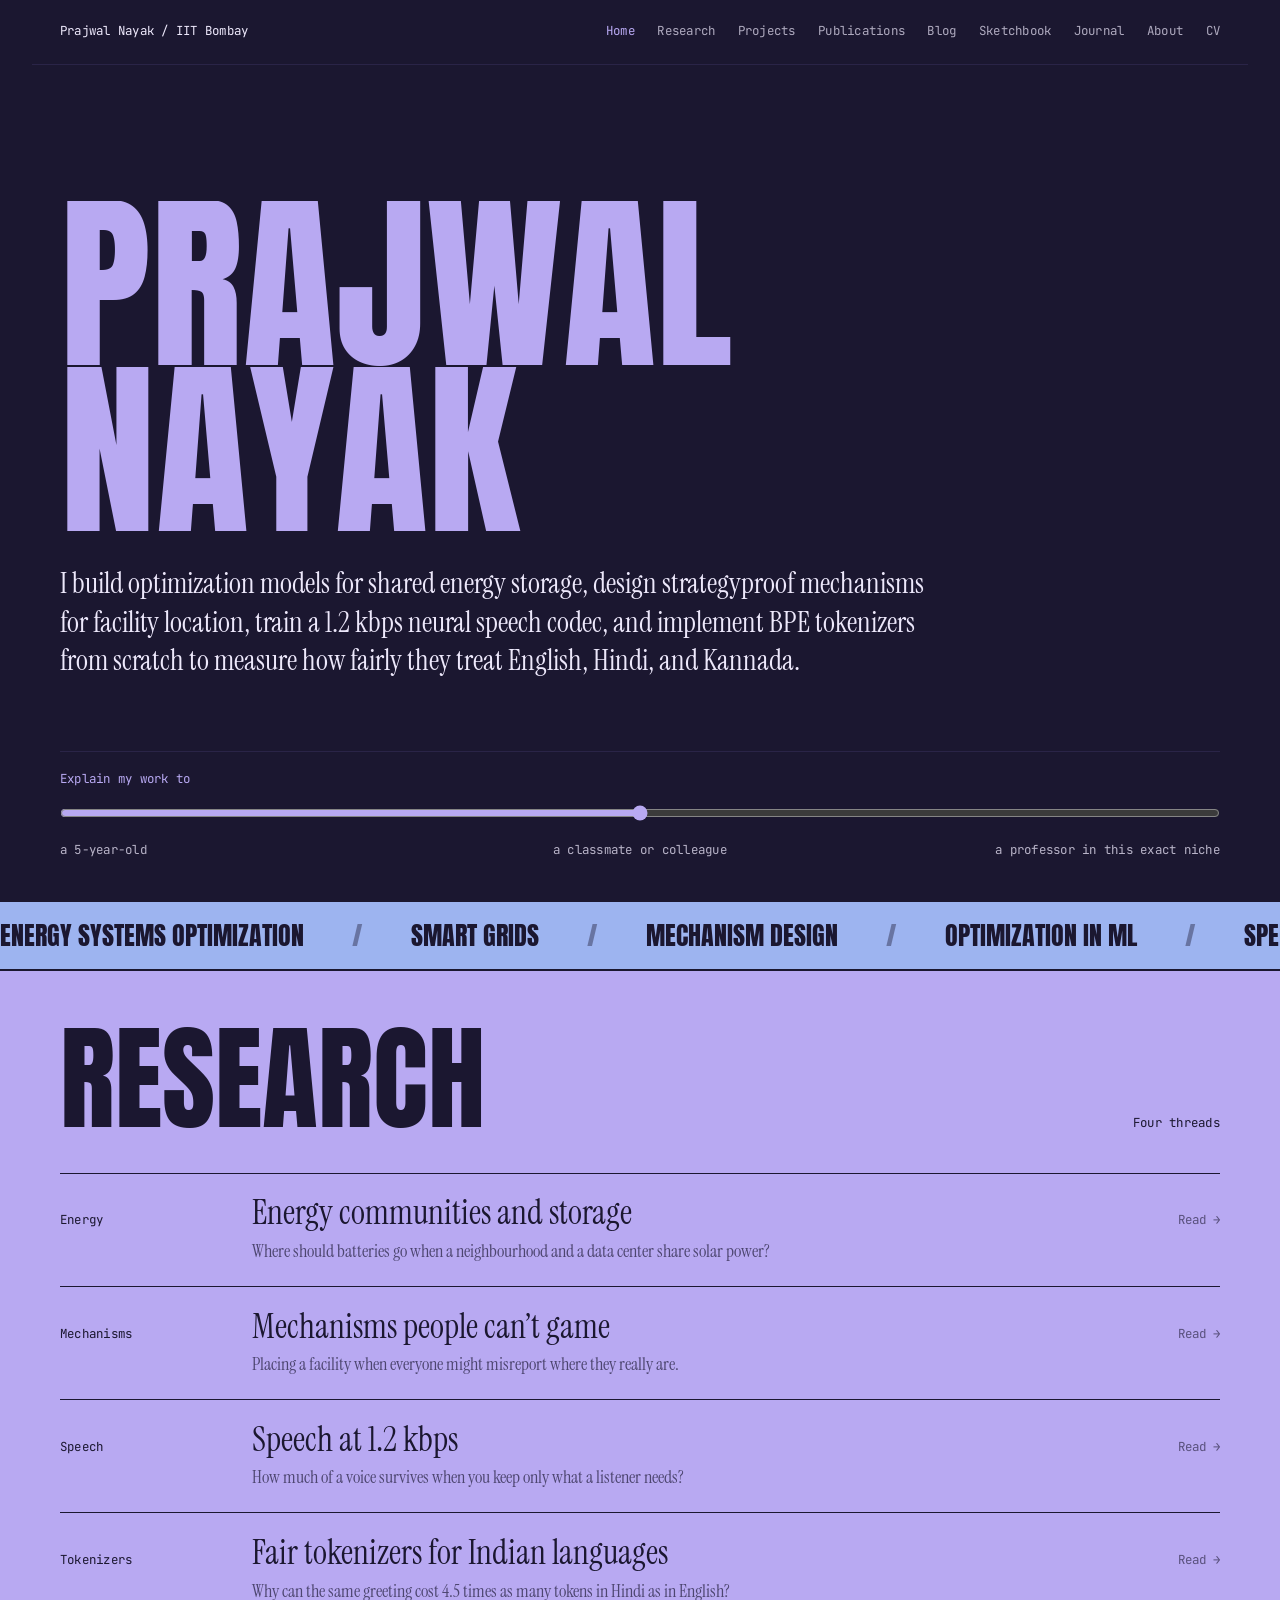
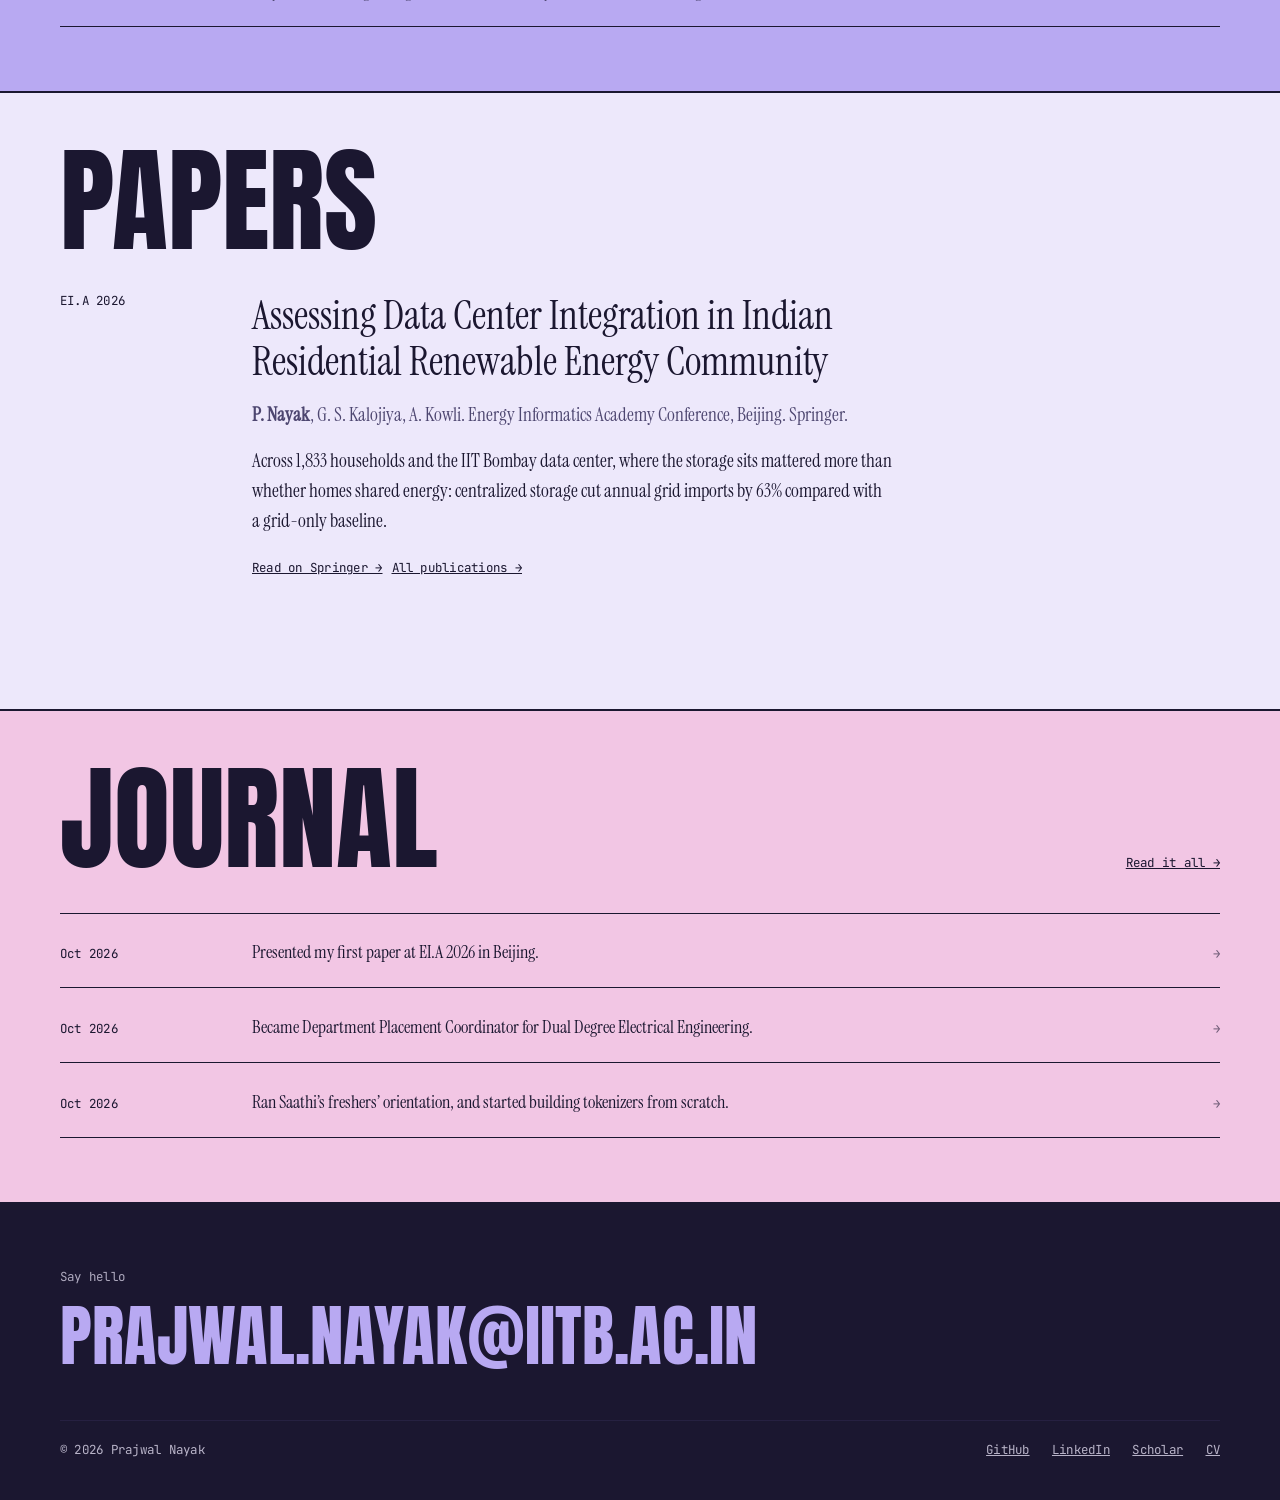
<file: index.html>
<!DOCTYPE html>
<html lang="en">
<head>
<meta charset="utf-8">
<meta name="viewport" content="width=device-width, initial-scale=1, viewport-fit=cover">
<title>Prajwal Nayak</title>
<meta name="description" content="Prajwal Nayak: energy systems, mechanism design and neural audio coding. IIT Bombay.">
<link rel="preconnect" href="https://fonts.googleapis.com">
<link rel="preconnect" href="https://fonts.gstatic.com" crossorigin>
<link href="https://fonts.googleapis.com/css2?family=Anton&family=Instrument+Serif:ital@0;1&family=JetBrains+Mono:wght@400;500&display=swap" rel="stylesheet">
<link rel="stylesheet" href="style.css">
</head>
<body>
<header class="hero">
  <div class="inner bar mono">
    <a class="home" href="index.html">Prajwal Nayak / IIT Bombay</a>
    <nav aria-label="Main">
      <button class="menu-btn mono" type="button" aria-expanded="false" aria-controls="navlist">Menu</button>
      <ul class="navlist" id="navlist">
        <li><a href="index.html" aria-current="page">Home</a></li>
        <li><a href="research.html">Research</a></li>
        <li><a href="projects.html">Projects</a></li>
        <li><a href="publications.html">Publications</a></li>
        <li><a href="blog.html">Blog</a></li>
        <li><a href="sketchbook.html">Sketchbook</a></li>
        <li><a href="journal.html">Journal</a></li>
        <li><a href="about.html">About</a></li>
        <li><a href="cv.pdf">CV</a></li>
      </ul>
    </nav>
  </div>
  <div class="inner hero-mid">
    <h1 class="name" aria-label="Prajwal Nayak"><span class="line split" data-split>Prajwal</span><span class="line split" data-split>Nayak</span></h1>
  </div>
  <div class="inner hero-foot">
    <p class="tone-text" id="toneText" aria-live="polite"></p>
    <div class="tone">
      <label class="mono" for="toneRange" style="display:block;margin-bottom:.75rem;color:var(--lavender)">Explain my work to</label>
      <input id="toneRange" type="range" min="0" max="10" step="1" value="5">
      <div class="ends mono" aria-hidden="true"><span>a 5-year-old</span><span>a classmate or colleague</span><span>a professor in this exact niche</span></div>
    </div>
  </div>
</header>

<div class="strip" aria-label="Research interests">
  <div class="track" aria-hidden="true">
    <span>Energy systems optimization</span><span>Smart grids</span><span>Mechanism design</span><span>Optimization in ML</span><span>Speech coding</span><span>Tokenizers</span><span>Time-series forecasting</span>
    <span>Energy systems optimization</span><span>Smart grids</span><span>Mechanism design</span><span>Optimization in ML</span><span>Speech coding</span><span>Tokenizers</span><span>Time-series forecasting</span>
  </div>
</div>

<main>
<section class="c-lavender block" id="research" aria-labelledby="h-research">
  <div class="inner section-pad">
    <div class="sec-head"><h2 class="big" id="h-research">Research</h2><span class="mono">Four threads</span></div>
    <ul class="rows">
      <li><a href="research.html#energy"><span class="mono">Energy</span><span><h3>Energy communities and storage</h3><p>Where should batteries go when a neighbourhood and a data center share solar power?</p></span><span class="go">Read →</span></a></li>
      <li><a href="research.html#mechanisms"><span class="mono">Mechanisms</span><span><h3>Mechanisms people can’t game</h3><p>Placing a facility when everyone might misreport where they really are.</p></span><span class="go">Read →</span></a></li>
      <li><a href="research.html#speech"><span class="mono">Speech</span><span><h3>Speech at 1.2 kbps</h3><p>How much of a voice survives when you keep only what a listener needs?</p></span><span class="go">Read →</span></a></li>
      <li><a href="research.html#tokenizers"><span class="mono">Tokenizers</span><span><h3>Fair tokenizers for Indian languages</h3><p>Why can the same greeting cost 4.5 times as many tokens in Hindi as in English?</p></span><span class="go">Read →</span></a></li>
    </ul>
  </div>
</section>
<section class="c-lilac block" id="papers" aria-labelledby="h-papers">
  <div class="inner section-pad">
    <div class="sec-head"><h2 class="big" id="h-papers">Papers</h2></div>
    <article class="paper">
      <span class="mono">EI.A 2026</span>
      <div>
        <h3>Assessing Data Center Integration in Indian Residential Renewable Energy Community</h3>
        <p class="meta"><b>P. Nayak</b>, G. S. Kalojiya, A. Kowli. Energy Informatics Academy Conference, Beijing. Springer.</p>
        <p>Across 1,833 households and the IIT Bombay data center, where the storage sits mattered more than whether homes shared energy: centralized storage cut annual grid imports by 63% compared with a grid-only baseline.</p>
        <a class="mono" href="https://link.springer.com/chapter/10.1007/978-3-032-41864-7_10">Read on Springer →</a>&nbsp;&nbsp;&nbsp;<a class="mono" href="publications.html">All publications →</a>
      </div>
    </article>
  </div>
</section>
<section class="c-rose block" id="journal" aria-labelledby="h-journal">
  <div class="inner section-pad">
    <div class="sec-head"><h2 class="big" id="h-journal">Journal</h2><span class="mono"><a href="journal.html">Read it all →</a></span></div>
    <ul class="rows">
      <li><a href="journal.html"><time class="mono" datetime="2026-10">Oct 2026</time><p style="color:var(--on-light)">Presented my first paper at EI.A 2026 in Beijing.</p><span class="go">→</span></a></li>
      <li><a href="journal.html"><time class="mono" datetime="2026-10">Oct 2026</time><p style="color:var(--on-light)">Became Department Placement Coordinator for Dual Degree Electrical Engineering.</p><span class="go">→</span></a></li>
      <li><a href="journal.html"><time class="mono" datetime="2026-10">Oct 2026</time><p style="color:var(--on-light)">Ran Saathi’s freshers’ orientation, and started building tokenizers from scratch.</p><span class="go">→</span></a></li>
    </ul>
  </div>
</section>
</main>
<footer class="foot">
  <div class="inner">
    <span class="mono" style="display:block;margin-bottom:1rem;opacity:.7">Say hello</span>
    <a class="mail" href="mailto:prajwal.nayak@iitb.ac.in">prajwal.nayak@iitb.ac.in</a>
    <div class="foot-row mono">
      <span>© 2026 Prajwal Nayak</span>
      <ul>
        <li><a href="https://github.com/Prajwalnayak2506">GitHub</a></li>
        <li><a href="https://www.linkedin.com/in/prajwal-nayak-iitb">LinkedIn</a></li>
        <li><a href="https://scholar.google.com/citations?hl=en&amp;user=1xWL8SQAAAAJ">Scholar</a></li>
        <li><a href="cv.pdf">CV</a></li>
      </ul>
    </div>
  </div>
</footer>
<script src="site.js"></script>
<script>
  var tones=[
    "I teach computers to share sunshine between houses, to play games where nobody can cheat, and to send your voice across the world using almost nothing at all!",
    "I help houses share the electricity they make from the sun, make rules that stay fair even when people try to be sneaky, squeeze voices into tiny messages, and teach computers to read Indian languages better.",
    "I work out where batteries should go so a neighbourhood can use more of its own solar power, design rules people can’t cheat, shrink voice recordings to almost nothing, and help AI read Hindi and Kannada as easily as English.",
    "I figure out how homes and a data center should share solar power and batteries, how to set rules that people can’t game, how to fit a voice into a tiny amount of data, and why AI models find Indian languages more expensive than English.",
    "I use optimization to decide how storage is shared in an energy community, design mechanisms that stay honest when people misreport, build neural codecs that compress speech to 1.2 kbps, and study how tokenizers split Indian languages.",
    "I build optimization models for shared energy storage, design strategyproof mechanisms for facility location, train a 1.2 kbps neural speech codec, and implement BPE tokenizers from scratch to measure how fairly they treat English, Hindi, and Kannada.",
    "I formulate storage sizing and energy sharing in a renewable energy community as a linear program, design facility location mechanisms that stay strategyproof with ML predictions, train generative speech codecs at 1.2 kbps, and analyse byte-level BPE across scripts.",
    "I model storage dispatch for 1,833 households and a data center as an LP in Pyomo, verify strategyproofness of facility location mechanisms computationally, build a flow-matching decoder for a 1.2 kbps codec, and measure how byte-level BPE fragments Devanagari and Kannada characters.",
    "Energy: LP-based dispatch across centralized and decentralized storage, where storage topology outweighs peer-to-peer sharing. Mechanisms: learning-augmented facility location with interval predictions. Speech: flow matching and stochastic interpolants for low-latency coding. Tokenizers: compression, parity, and character-boundary violations in byte-level BPE.",
    "Centralized storage cuts a community’s grid imports by 63% in my LP model; I design strategyproof facility location mechanisms under interval predictions and mixed double-peaked preferences; I build 1.2 kbps generative speech codecs; and I treat tokenization as a trade-off between compression and cross-lingual parity.",
    "Energy: LP-based dispatch over centralized and decentralized storage for 1,833 households and a data center, where storage topology dominates peer-to-peer sharing. Mechanisms: learning-augmented 1D facility location with interval predictions under mixed double-peaked preferences. Speech: a 1.2 kbps codec with a continuous flow-matching decoder and stochastic interpolants. Tokenizers: greedy BPE as a myopic optimizer, UTF-8 forcing the Devanagari fragment (224, 164) as the first merge, and compression traded against parity and akshara integrity."
  ];
  var r=document.getElementById('toneRange'),out=document.getElementById('toneText');
  function set(){var v=+r.value;out.textContent=tones[v];r.setAttribute('aria-valuetext',v===0?'a 5-year-old':v===5?'a classmate or colleague':v===10?'a professor in this exact niche':'level '+v+' of 10');}
  r.addEventListener('input',set);set();
</script>
</body>
</html>
</file>
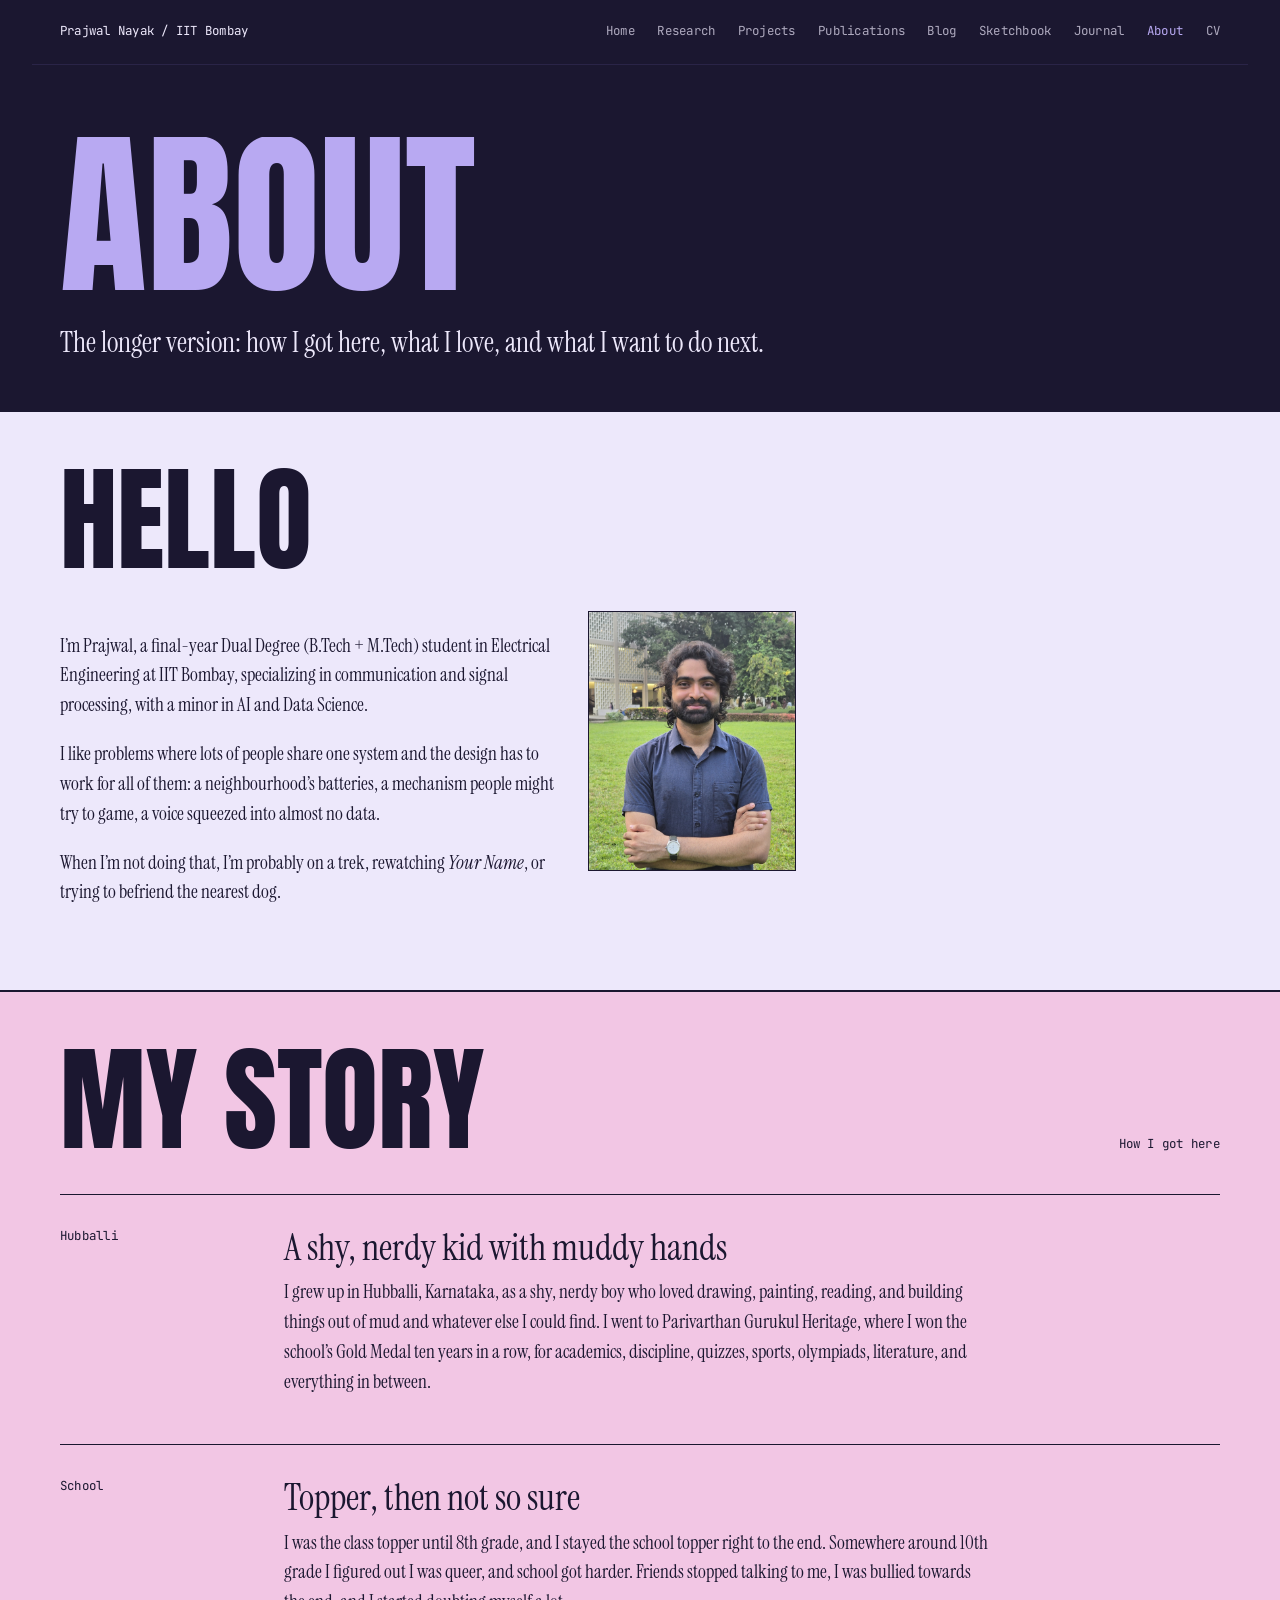
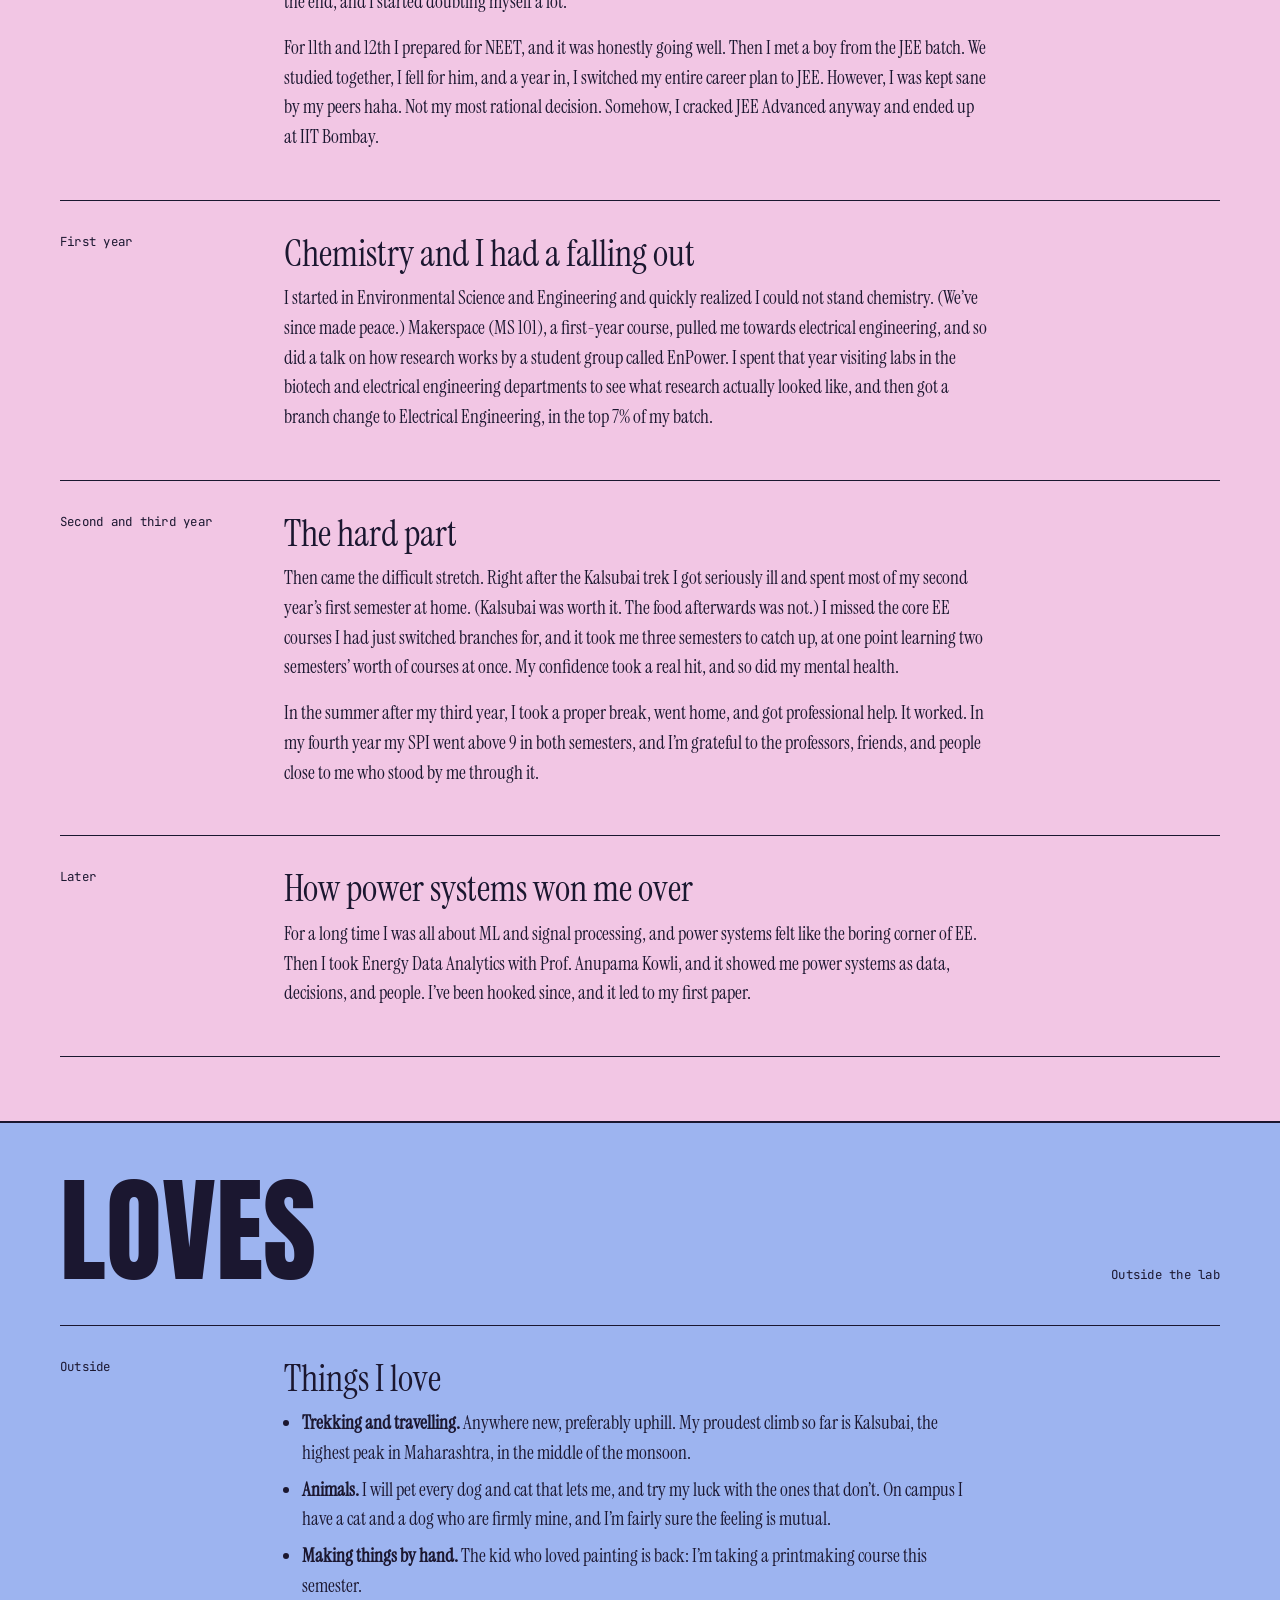
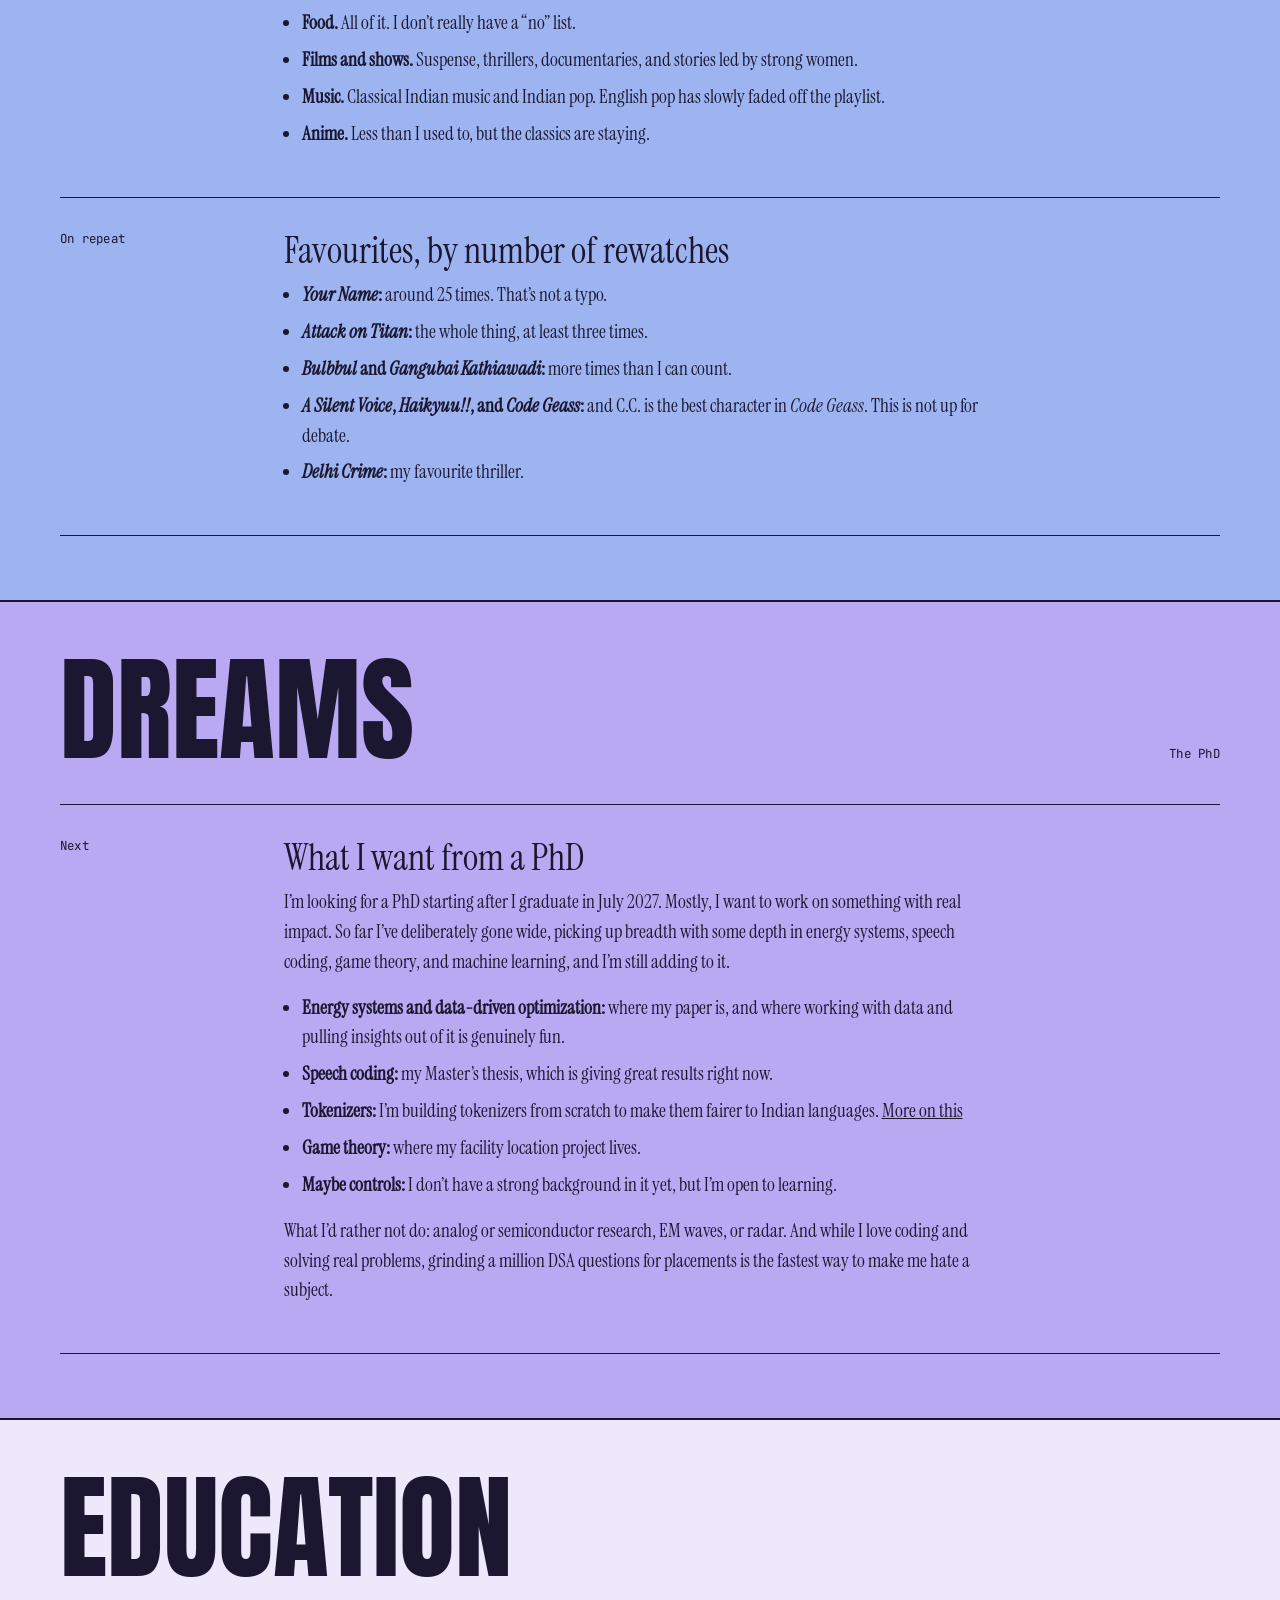
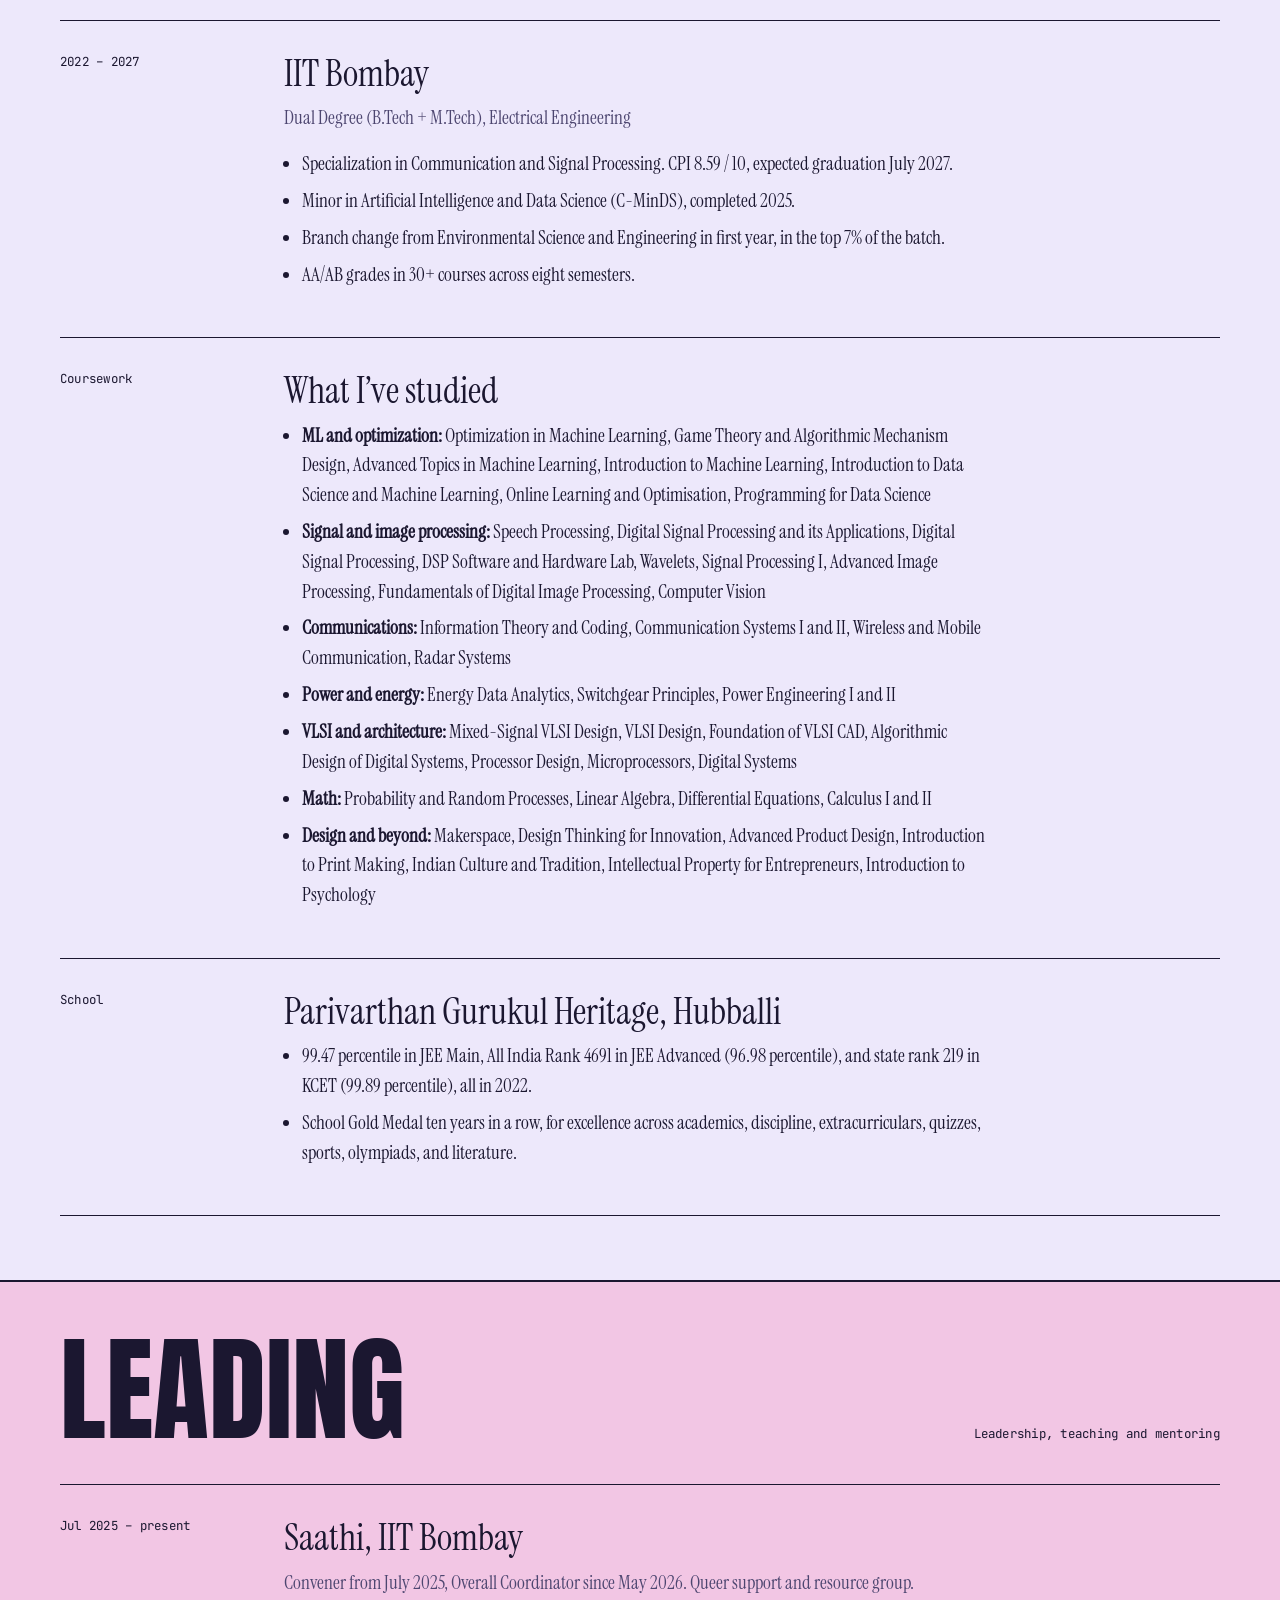
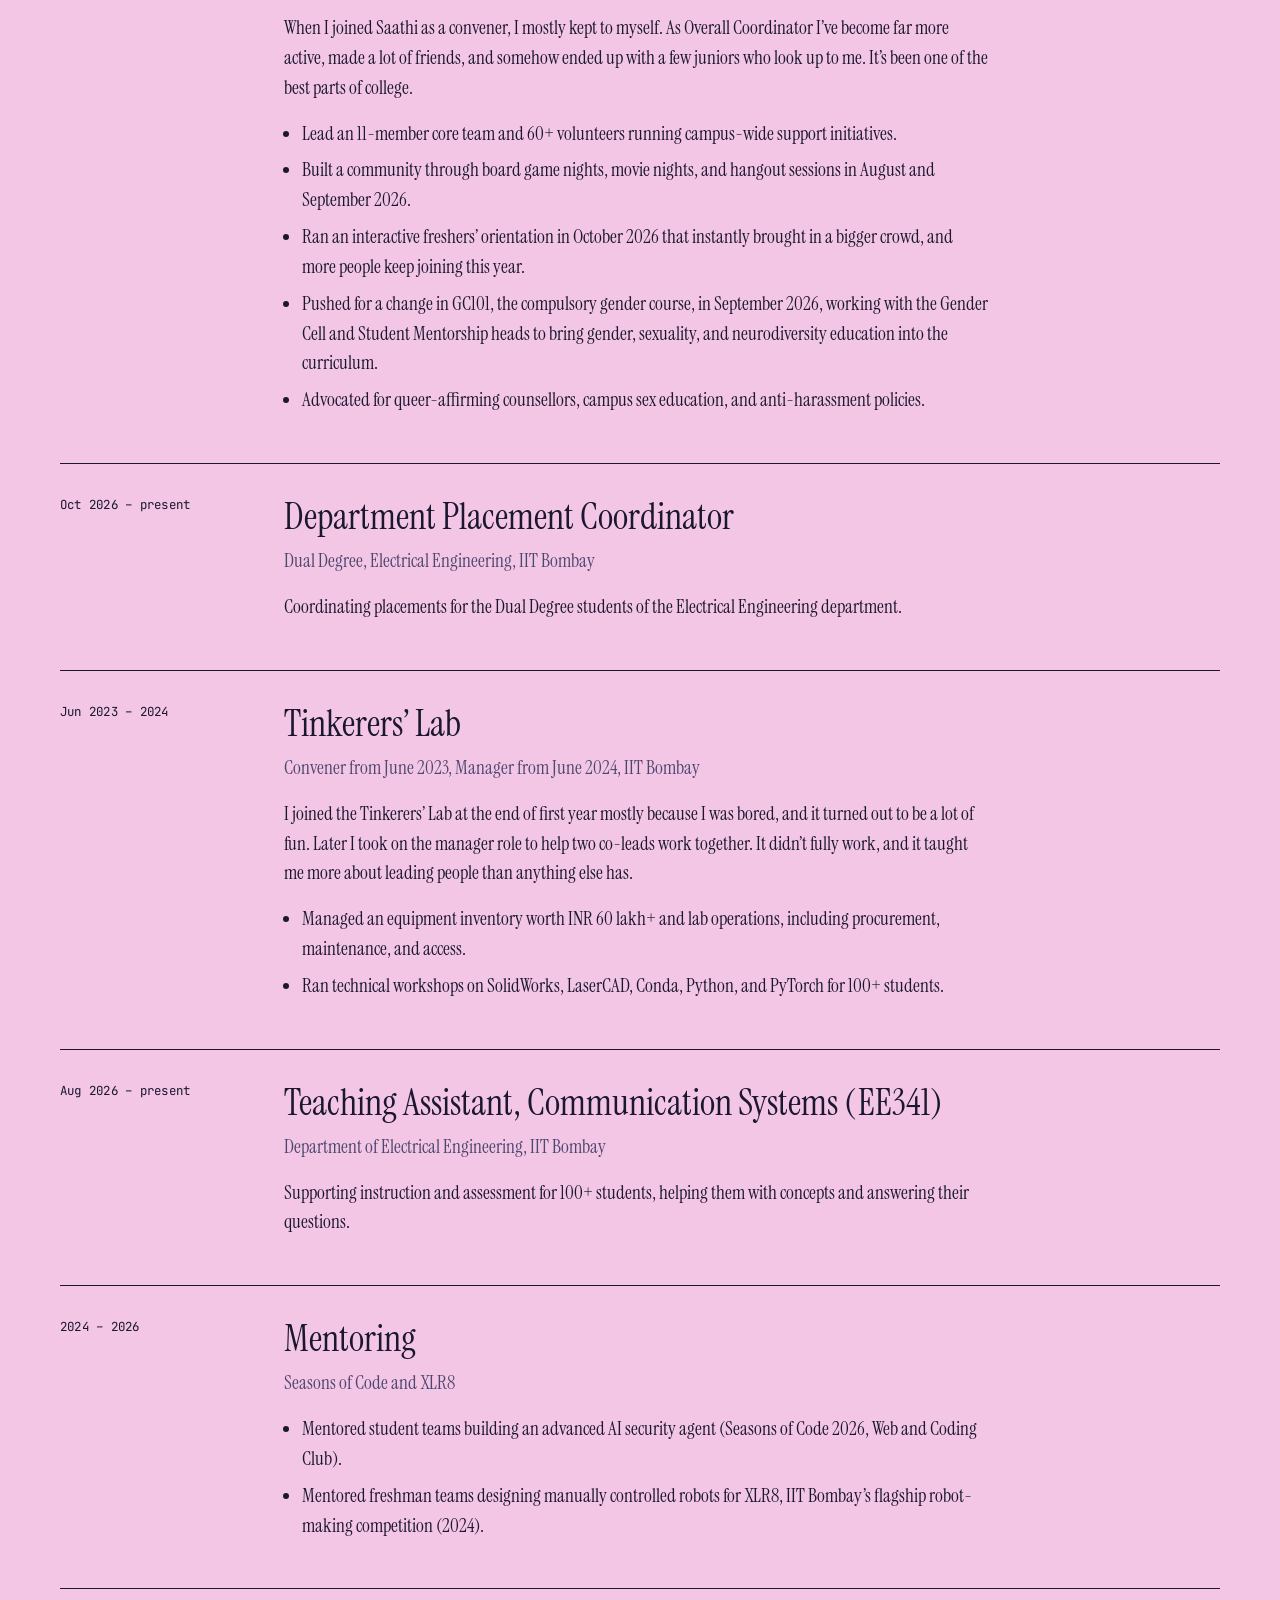
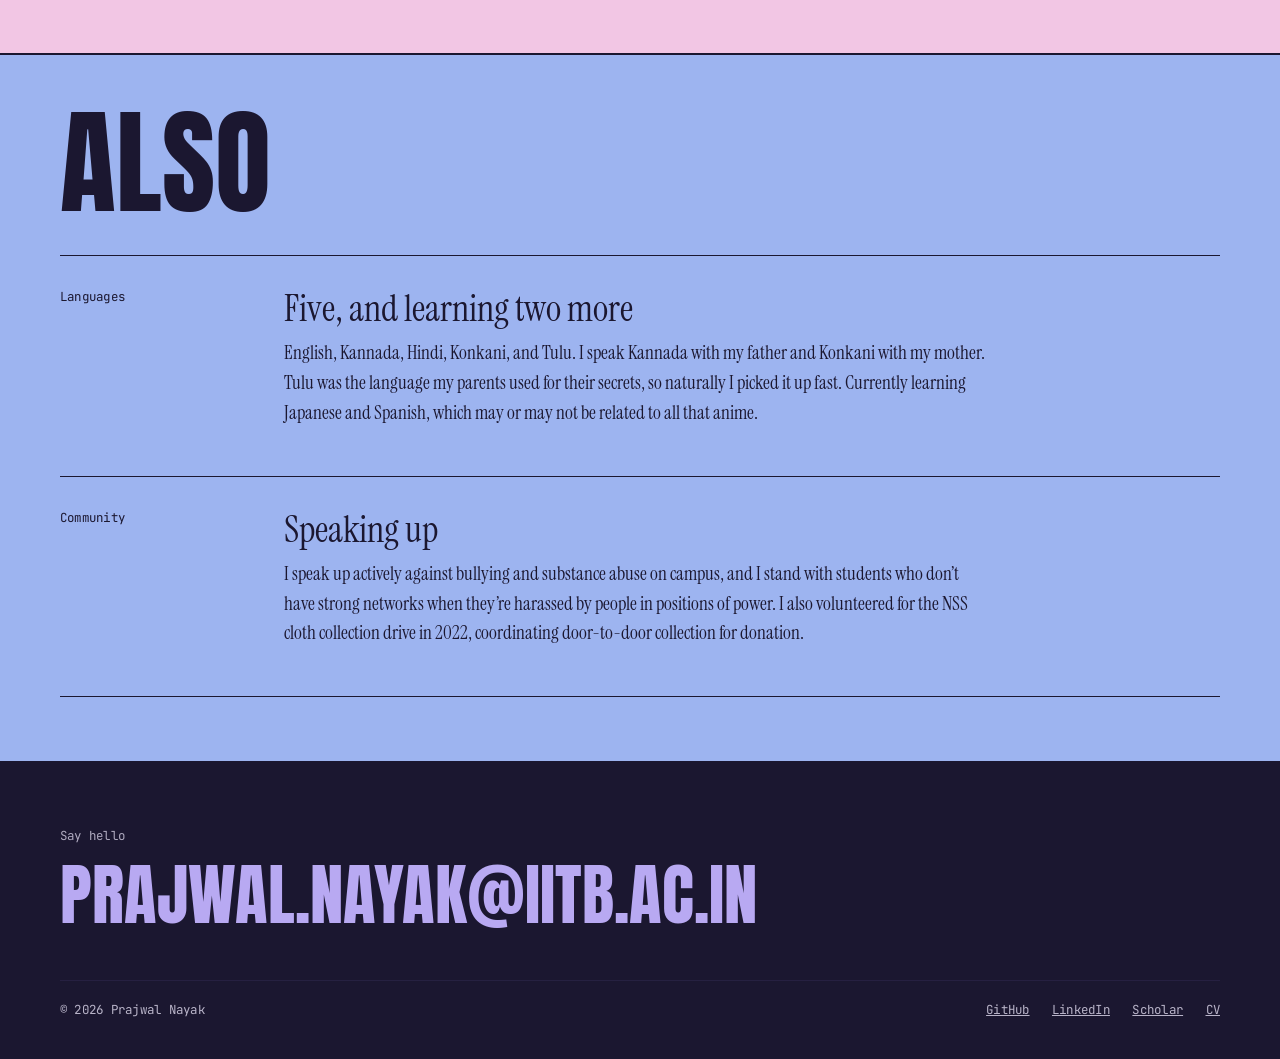
<file: about.html>
<!DOCTYPE html>
<html lang="en">
<head>
<meta charset="utf-8">
<meta name="viewport" content="width=device-width, initial-scale=1, viewport-fit=cover">
<title>About · Prajwal Nayak</title>
<meta name="description" content="About Prajwal Nayak.">
<link rel="preconnect" href="https://fonts.googleapis.com">
<link rel="preconnect" href="https://fonts.gstatic.com" crossorigin>
<link href="https://fonts.googleapis.com/css2?family=Anton&family=Instrument+Serif:ital@0;1&family=JetBrains+Mono:wght@400;500&display=swap" rel="stylesheet">
<link rel="stylesheet" href="style.css">
</head>
<body>
<header class="top">
  <div class="inner bar mono">
    <a class="home" href="index.html">Prajwal Nayak / IIT Bombay</a>
    <nav aria-label="Main">
      <button class="menu-btn mono" type="button" aria-expanded="false" aria-controls="navlist">Menu</button>
      <ul class="navlist" id="navlist">
        <li><a href="index.html">Home</a></li>
        <li><a href="research.html">Research</a></li>
        <li><a href="projects.html">Projects</a></li>
        <li><a href="publications.html">Publications</a></li>
        <li><a href="blog.html">Blog</a></li>
        <li><a href="sketchbook.html">Sketchbook</a></li>
        <li><a href="journal.html">Journal</a></li>
        <li><a href="about.html" aria-current="page">About</a></li>
        <li><a href="cv.pdf">CV</a></li>
      </ul>
    </nav>
  </div>
</header>
<div class="title-band">
  <div class="inner">
    <h1 class="page-title split" data-split aria-label="About">About</h1>
    <p class="page-lede">The longer version: how I got here, what I love, and what I want to do next.</p>
  </div>
</div>
<main>
<section class="c-lilac block" id="hello" aria-labelledby="h-hello">
  <div class="inner section-pad">
    <div class="sec-head"><h2 class="big" id="h-hello">Hello</h2></div>
    <div style="padding-top:2.5rem;max-width:46rem">
      <!-- Put your photo in the repository as photo.jpg. If it's missing, it hides itself. -->
      <figure class="photo"><img src="photo.jpg" alt="Prajwal Nayak" onerror="this.closest('figure').remove()"></figure>
      <p>I’m Prajwal, a final-year Dual Degree (B.Tech + M.Tech) student in Electrical Engineering at IIT Bombay, specializing in communication and signal processing, with a minor in AI and Data Science.</p>
      <p>I like problems where lots of people share one system and the design has to work for all of them: a neighbourhood’s batteries, a mechanism people might try to game, a voice squeezed into almost no data.</p>
      <p>When I’m not doing that, I’m probably on a trek, rewatching <i>Your Name</i>, or trying to befriend the nearest dog.</p>
    </div>
  </div>
</section>
<section class="c-rose block" id="story" aria-labelledby="h-story">
  <div class="inner section-pad">
    <div class="sec-head"><h2 class="big" id="h-story">My story</h2><span class="mono">How I got here</span></div>
    <article class="detail">
      <span class="mono">Hubballi</span>
      <div>
        <h3>A shy, nerdy kid with muddy hands</h3>
        
        <p>I grew up in Hubballi, Karnataka, as a shy, nerdy boy who loved drawing, painting, reading, and building things out of mud and whatever else I could find. I went to Parivarthan Gurukul Heritage, where I won the school’s Gold Medal ten years in a row, for academics, discipline, quizzes, sports, olympiads, literature, and everything in between.</p>
        
      </div>
    </article>
    <article class="detail">
      <span class="mono">School</span>
      <div>
        <h3>Topper, then not so sure</h3>
        
        <p>I was the class topper until 8th grade, and I stayed the school topper right to the end. Somewhere around 10th grade I figured out I was queer, and school got harder. Friends stopped talking to me, I was bullied towards the end, and I started doubting myself a lot.</p>
        <p>For 11th and 12th I prepared for NEET, and it was honestly going well. Then I met a boy from the JEE batch. We studied together, I fell for him, and a year in, I switched my entire career plan to JEE. However, I was kept sane by my peers haha. Not my most rational decision. Somehow, I cracked JEE Advanced anyway and ended up at IIT Bombay.</p>
        
      </div>
    </article>
    <article class="detail">
      <span class="mono">First year</span>
      <div>
        <h3>Chemistry and I had a falling out</h3>
        
        <p>I started in Environmental Science and Engineering and quickly realized I could not stand chemistry. (We’ve since made peace.) Makerspace (MS 101), a first-year course, pulled me towards electrical engineering, and so did a talk on how research works by a student group called EnPower. I spent that year visiting labs in the biotech and electrical engineering departments to see what research actually looked like, and then got a branch change to Electrical Engineering, in the top 7% of my batch.</p>
        
      </div>
    </article>
    <article class="detail">
      <span class="mono">Second and third year</span>
      <div>
        <h3>The hard part</h3>
        
        <p>Then came the difficult stretch. Right after the Kalsubai trek I got seriously ill and spent most of my second year’s first semester at home. (Kalsubai was worth it. The food afterwards was not.) I missed the core EE courses I had just switched branches for, and it took me three semesters to catch up, at one point learning two semesters’ worth of courses at once. My confidence took a real hit, and so did my mental health.</p>
        <p>In the summer after my third year, I took a proper break, went home, and got professional help. It worked. In my fourth year my SPI went above 9 in both semesters, and I’m grateful to the professors, friends, and people close to me who stood by me through it.</p>
        
      </div>
    </article>
    <article class="detail">
      <span class="mono">Later</span>
      <div>
        <h3>How power systems won me over</h3>
        
        <p>For a long time I was all about ML and signal processing, and power systems felt like the boring corner of EE. Then I took Energy Data Analytics with Prof. Anupama Kowli, and it showed me power systems as data, decisions, and people. I’ve been hooked since, and it led to my first paper.</p>
        
      </div>
    </article>

  </div>
</section>
<section class="c-peri block" id="loves" aria-labelledby="h-loves">
  <div class="inner section-pad">
    <div class="sec-head"><h2 class="big" id="h-loves">Loves</h2><span class="mono">Outside the lab</span></div>
    <article class="detail">
      <span class="mono">Outside</span>
      <div>
        <h3>Things I love</h3>
        
        <ul>
          <li><b>Trekking and travelling.</b> Anywhere new, preferably uphill. My proudest climb so far is Kalsubai, the highest peak in Maharashtra, in the middle of the monsoon.</li>
          <li><b>Animals.</b> I will pet every dog and cat that lets me, and try my luck with the ones that don’t. On campus I have a cat and a dog who are firmly mine, and I’m fairly sure the feeling is mutual.</li>
          <li><b>Making things by hand.</b> The kid who loved painting is back: I’m taking a printmaking course this semester.</li>
          <li><b>Food.</b> All of it. I don’t really have a “no” list.</li>
          <li><b>Films and shows.</b> Suspense, thrillers, documentaries, and stories led by strong women.</li>
          <li><b>Music.</b> Classical Indian music and Indian pop. English pop has slowly faded off the playlist.</li>
          <li><b>Anime.</b> Less than I used to, but the classics are staying.</li>
        </ul>
        
      </div>
    </article>
    <article class="detail">
      <span class="mono">On repeat</span>
      <div>
        <h3>Favourites, by number of rewatches</h3>
        
        <ul>
          <li><b><i>Your Name</i>:</b> around 25 times. That’s not a typo.</li>
          <li><b><i>Attack on Titan</i>:</b> the whole thing, at least three times.</li>
          <li><b><i>Bulbbul</i> and <i>Gangubai Kathiawadi</i>:</b> more times than I can count.</li>
          <li><b><i>A Silent Voice</i>, <i>Haikyuu!!</i>, and <i>Code Geass</i>:</b> and C.C. is the best character in <i>Code Geass</i>. This is not up for debate.</li>
          <li><b><i>Delhi Crime</i>:</b> my favourite thriller.</li>
        </ul>
        
      </div>
    </article>

  </div>
</section>
<section class="c-lavender block" id="dreams" aria-labelledby="h-dreams">
  <div class="inner section-pad">
    <div class="sec-head"><h2 class="big" id="h-dreams">Dreams</h2><span class="mono">The PhD</span></div>
    <article class="detail">
      <span class="mono">Next</span>
      <div>
        <h3>What I want from a PhD</h3>
        
        <p>I’m looking for a PhD starting after I graduate in July 2027. Mostly, I want to work on something with real impact. So far I’ve deliberately gone wide, picking up breadth with some depth in energy systems, speech coding, game theory, and machine learning, and I’m still adding to it.</p>
        <ul>
          <li><b>Energy systems and data-driven optimization:</b> where my paper is, and where working with data and pulling insights out of it is genuinely fun.</li>
          <li><b>Speech coding:</b> my Master’s thesis, which is giving great results right now.</li>
          <li><b>Tokenizers:</b> I’m building tokenizers from scratch to make them fairer to Indian languages. <a href="research.html#tokenizers">More on this</a></li>
          <li><b>Game theory:</b> where my facility location project lives.</li>
          <li><b>Maybe controls:</b> I don’t have a strong background in it yet, but I’m open to learning.</li>
        </ul>
        <p>What I’d rather not do: analog or semiconductor research, EM waves, or radar. And while I love coding and solving real problems, grinding a million DSA questions for placements is the fastest way to make me hate a subject.</p>
        
      </div>
    </article>

  </div>
</section>
<section class="c-lilac block" id="education" aria-labelledby="h-education">
  <div class="inner section-pad">
    <div class="sec-head"><h2 class="big" id="h-education">Education</h2></div>
    <article class="detail">
      <span class="mono">2022 – 2027</span>
      <div>
        <h3>IIT Bombay</h3>
        <p class="who">Dual Degree (B.Tech + M.Tech), Electrical Engineering</p>
        <ul>
          <li>Specialization in Communication and Signal Processing. CPI 8.59 / 10, expected graduation July 2027.</li>
          <li>Minor in Artificial Intelligence and Data Science (C-MinDS), completed 2025.</li>
          <li>Branch change from Environmental Science and Engineering in first year, in the top 7% of the batch.</li>
          <li>AA/AB grades in 30+ courses across eight semesters.</li>
        </ul>
        
      </div>
    </article>
    <article class="detail">
      <span class="mono">Coursework</span>
      <div>
        <h3>What I’ve studied</h3>
        
        <ul>
          <li><b>ML and optimization:</b> Optimization in Machine Learning, Game Theory and Algorithmic Mechanism Design, Advanced Topics in Machine Learning, Introduction to Machine Learning, Introduction to Data Science and Machine Learning, Online Learning and Optimisation, Programming for Data Science</li>
          <li><b>Signal and image processing:</b> Speech Processing, Digital Signal Processing and its Applications, Digital Signal Processing, DSP Software and Hardware Lab, Wavelets, Signal Processing I, Advanced Image Processing, Fundamentals of Digital Image Processing, Computer Vision</li>
          <li><b>Communications:</b> Information Theory and Coding, Communication Systems I and II, Wireless and Mobile Communication, Radar Systems</li>
          <li><b>Power and energy:</b> Energy Data Analytics, Switchgear Principles, Power Engineering I and II</li>
          <li><b>VLSI and architecture:</b> Mixed-Signal VLSI Design, VLSI Design, Foundation of VLSI CAD, Algorithmic Design of Digital Systems, Processor Design, Microprocessors, Digital Systems</li>
          <li><b>Math:</b> Probability and Random Processes, Linear Algebra, Differential Equations, Calculus I and II</li>
          <li><b>Design and beyond:</b> Makerspace, Design Thinking for Innovation, Advanced Product Design, Introduction to Print Making, Indian Culture and Tradition, Intellectual Property for Entrepreneurs, Introduction to Psychology</li>
        </ul>
        
      </div>
    </article>
    <article class="detail">
      <span class="mono">School</span>
      <div>
        <h3>Parivarthan Gurukul Heritage, Hubballi</h3>
        
        <ul>
          <li>99.47 percentile in JEE Main, All India Rank 4691 in JEE Advanced (96.98 percentile), and state rank 219 in KCET (99.89 percentile), all in 2022.</li>
          <li>School Gold Medal ten years in a row, for excellence across academics, discipline, extracurriculars, quizzes, sports, olympiads, and literature.</li>
        </ul>
        
      </div>
    </article>

  </div>
</section>
<section class="c-rose block" id="leading" aria-labelledby="h-leading">
  <div class="inner section-pad">
    <div class="sec-head"><h2 class="big" id="h-leading">Leading</h2><span class="mono">Leadership, teaching and mentoring</span></div>
    <article class="detail">
      <span class="mono">Jul 2025 – present</span>
      <div>
        <h3>Saathi, IIT Bombay</h3>
        <p class="who">Convener from July 2025, Overall Coordinator since May 2026. Queer support and resource group.</p>
        <p>When I joined Saathi as a convener, I mostly kept to myself. As Overall Coordinator I’ve become far more active, made a lot of friends, and somehow ended up with a few juniors who look up to me. It’s been one of the best parts of college.</p>
        <ul>
          <li>Lead an 11-member core team and 60+ volunteers running campus-wide support initiatives.</li>
          <li>Built a community through board game nights, movie nights, and hangout sessions in August and September 2026.</li>
          <li>Ran an interactive freshers’ orientation in October 2026 that instantly brought in a bigger crowd, and more people keep joining this year.</li>
          <li>Pushed for a change in GC101, the compulsory gender course, in September 2026, working with the Gender Cell and Student Mentorship heads to bring gender, sexuality, and neurodiversity education into the curriculum.</li>
          <li>Advocated for queer-affirming counsellors, campus sex education, and anti-harassment policies.</li>
        </ul>
        
      </div>
    </article>
    <article class="detail">
      <span class="mono">Oct 2026 – present</span>
      <div>
        <h3>Department Placement Coordinator</h3>
        <p class="who">Dual Degree, Electrical Engineering, IIT Bombay</p>
        <p>Coordinating placements for the Dual Degree students of the Electrical Engineering department.</p>
        
      </div>
    </article>
    <article class="detail">
      <span class="mono">Jun 2023 – 2024</span>
      <div>
        <h3>Tinkerers’ Lab</h3>
        <p class="who">Convener from June 2023, Manager from June 2024, IIT Bombay</p>
        <p>I joined the Tinkerers’ Lab at the end of first year mostly because I was bored, and it turned out to be a lot of fun. Later I took on the manager role to help two co-leads work together. It didn’t fully work, and it taught me more about leading people than anything else has.</p>
        <ul>
          <li>Managed an equipment inventory worth INR 60 lakh+ and lab operations, including procurement, maintenance, and access.</li>
          <li>Ran technical workshops on SolidWorks, LaserCAD, Conda, Python, and PyTorch for 100+ students.</li>
        </ul>
        
      </div>
    </article>
    <article class="detail">
      <span class="mono">Aug 2026 – present</span>
      <div>
        <h3>Teaching Assistant, Communication Systems (EE341)</h3>
        <p class="who">Department of Electrical Engineering, IIT Bombay</p>
        <p>Supporting instruction and assessment for 100+ students, helping them with concepts and answering their questions.</p>
        
      </div>
    </article>
    <article class="detail">
      <span class="mono">2024 – 2026</span>
      <div>
        <h3>Mentoring</h3>
        <p class="who">Seasons of Code and XLR8</p>
        <ul>
          <li>Mentored student teams building an advanced AI security agent (Seasons of Code 2026, Web and Coding Club).</li>
          <li>Mentored freshman teams designing manually controlled robots for XLR8, IIT Bombay’s flagship robot-making competition (2024).</li>
        </ul>
        
      </div>
    </article>

  </div>
</section>
<section class="c-peri block" id="also" aria-labelledby="h-also">
  <div class="inner section-pad">
    <div class="sec-head"><h2 class="big" id="h-also">Also</h2></div>
    <article class="detail">
      <span class="mono">Languages</span>
      <div>
        <h3>Five, and learning two more</h3>
        
        <p>English, Kannada, Hindi, Konkani, and Tulu. I speak Kannada with my father and Konkani with my mother. Tulu was the language my parents used for their secrets, so naturally I picked it up fast. Currently learning Japanese and Spanish, which may or may not be related to all that anime.</p>
        
      </div>
    </article>
    <article class="detail">
      <span class="mono">Community</span>
      <div>
        <h3>Speaking up</h3>
        
        <p>I speak up actively against bullying and substance abuse on campus, and I stand with students who don’t have strong networks when they’re harassed by people in positions of power. I also volunteered for the NSS cloth collection drive in 2022, coordinating door-to-door collection for donation.</p>
        
      </div>
    </article>

  </div>
</section>

</main>
<footer class="foot">
  <div class="inner">
    <span class="mono" style="display:block;margin-bottom:1rem;opacity:.7">Say hello</span>
    <a class="mail" href="mailto:prajwal.nayak@iitb.ac.in">prajwal.nayak@iitb.ac.in</a>
    <div class="foot-row mono">
      <span>© 2026 Prajwal Nayak</span>
      <ul>
        <li><a href="https://github.com/Prajwalnayak2506">GitHub</a></li>
        <li><a href="https://www.linkedin.com/in/prajwal-nayak-iitb">LinkedIn</a></li>
        <li><a href="https://scholar.google.com/citations?hl=en&amp;user=1xWL8SQAAAAJ">Scholar</a></li>
        <li><a href="cv.pdf">CV</a></li>
      </ul>
    </div>
  </div>
</footer>
<script src="site.js"></script>
</body>
</html>
</file>
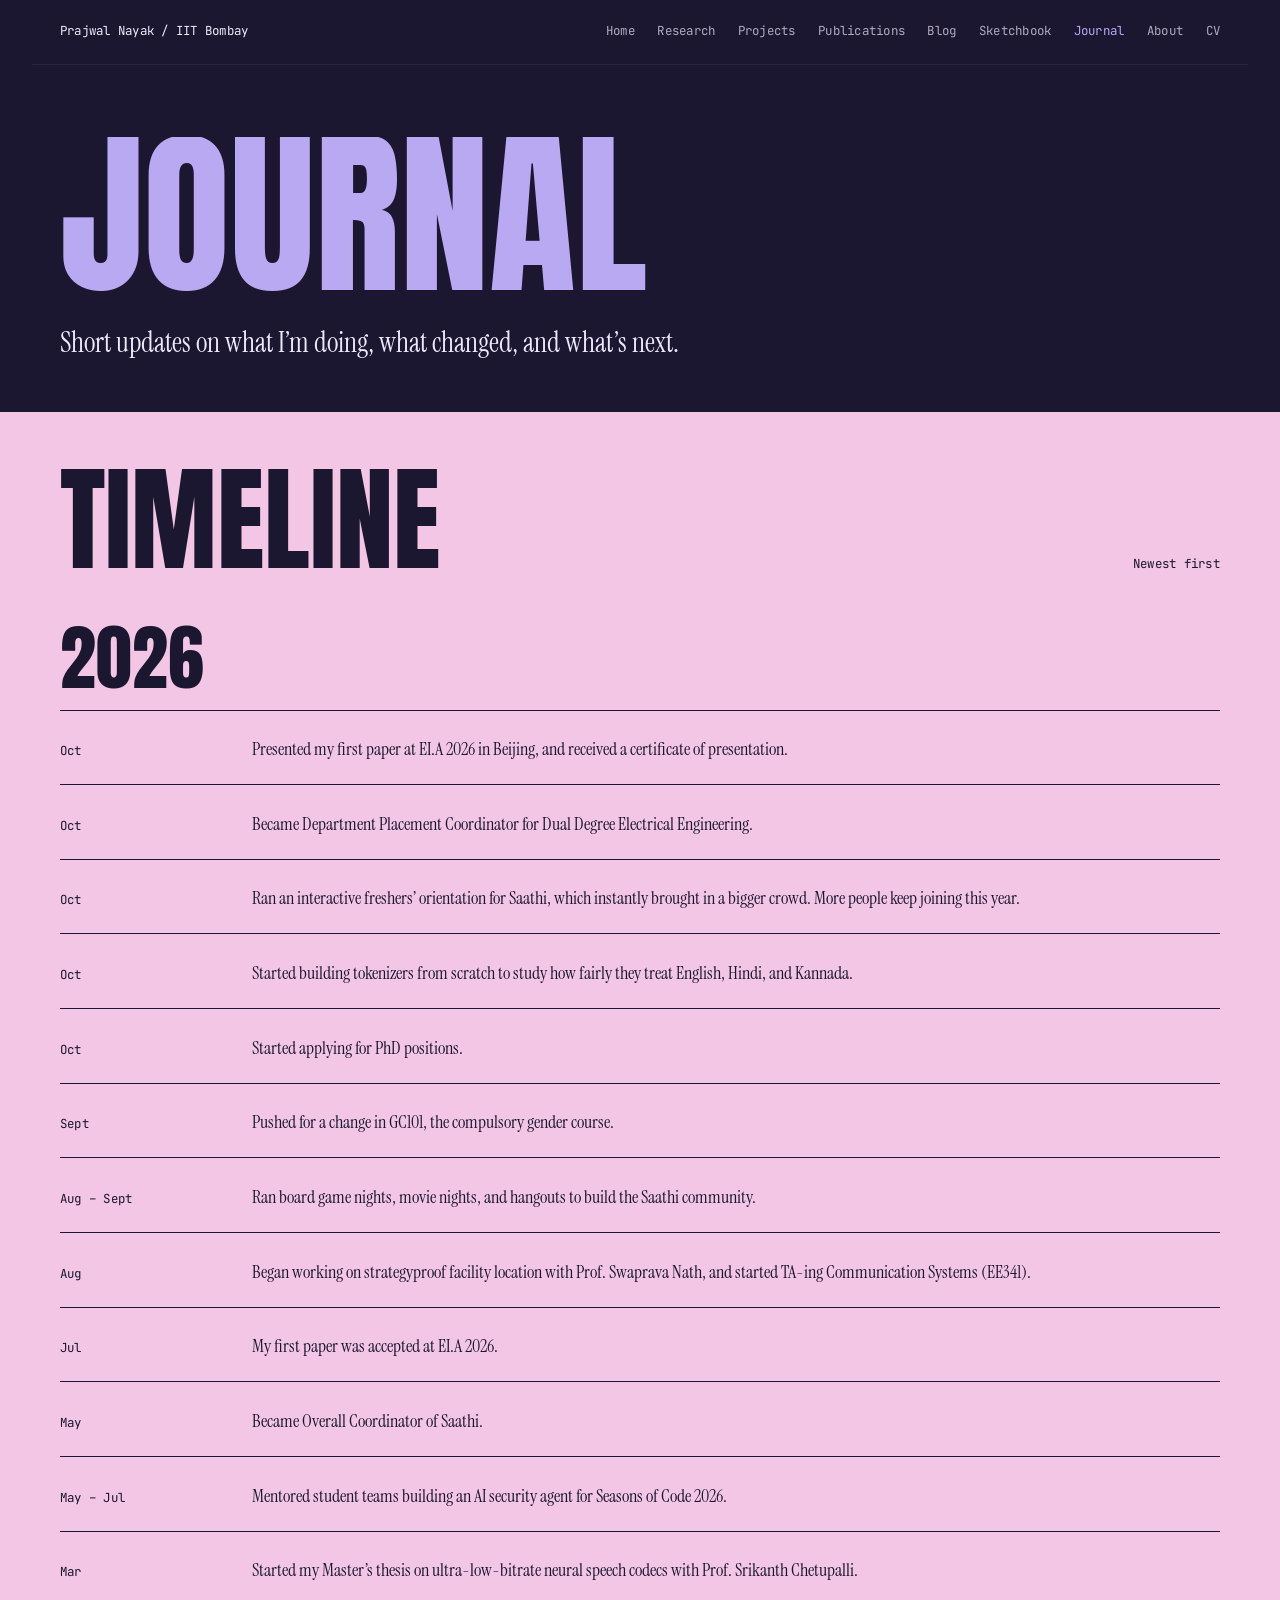
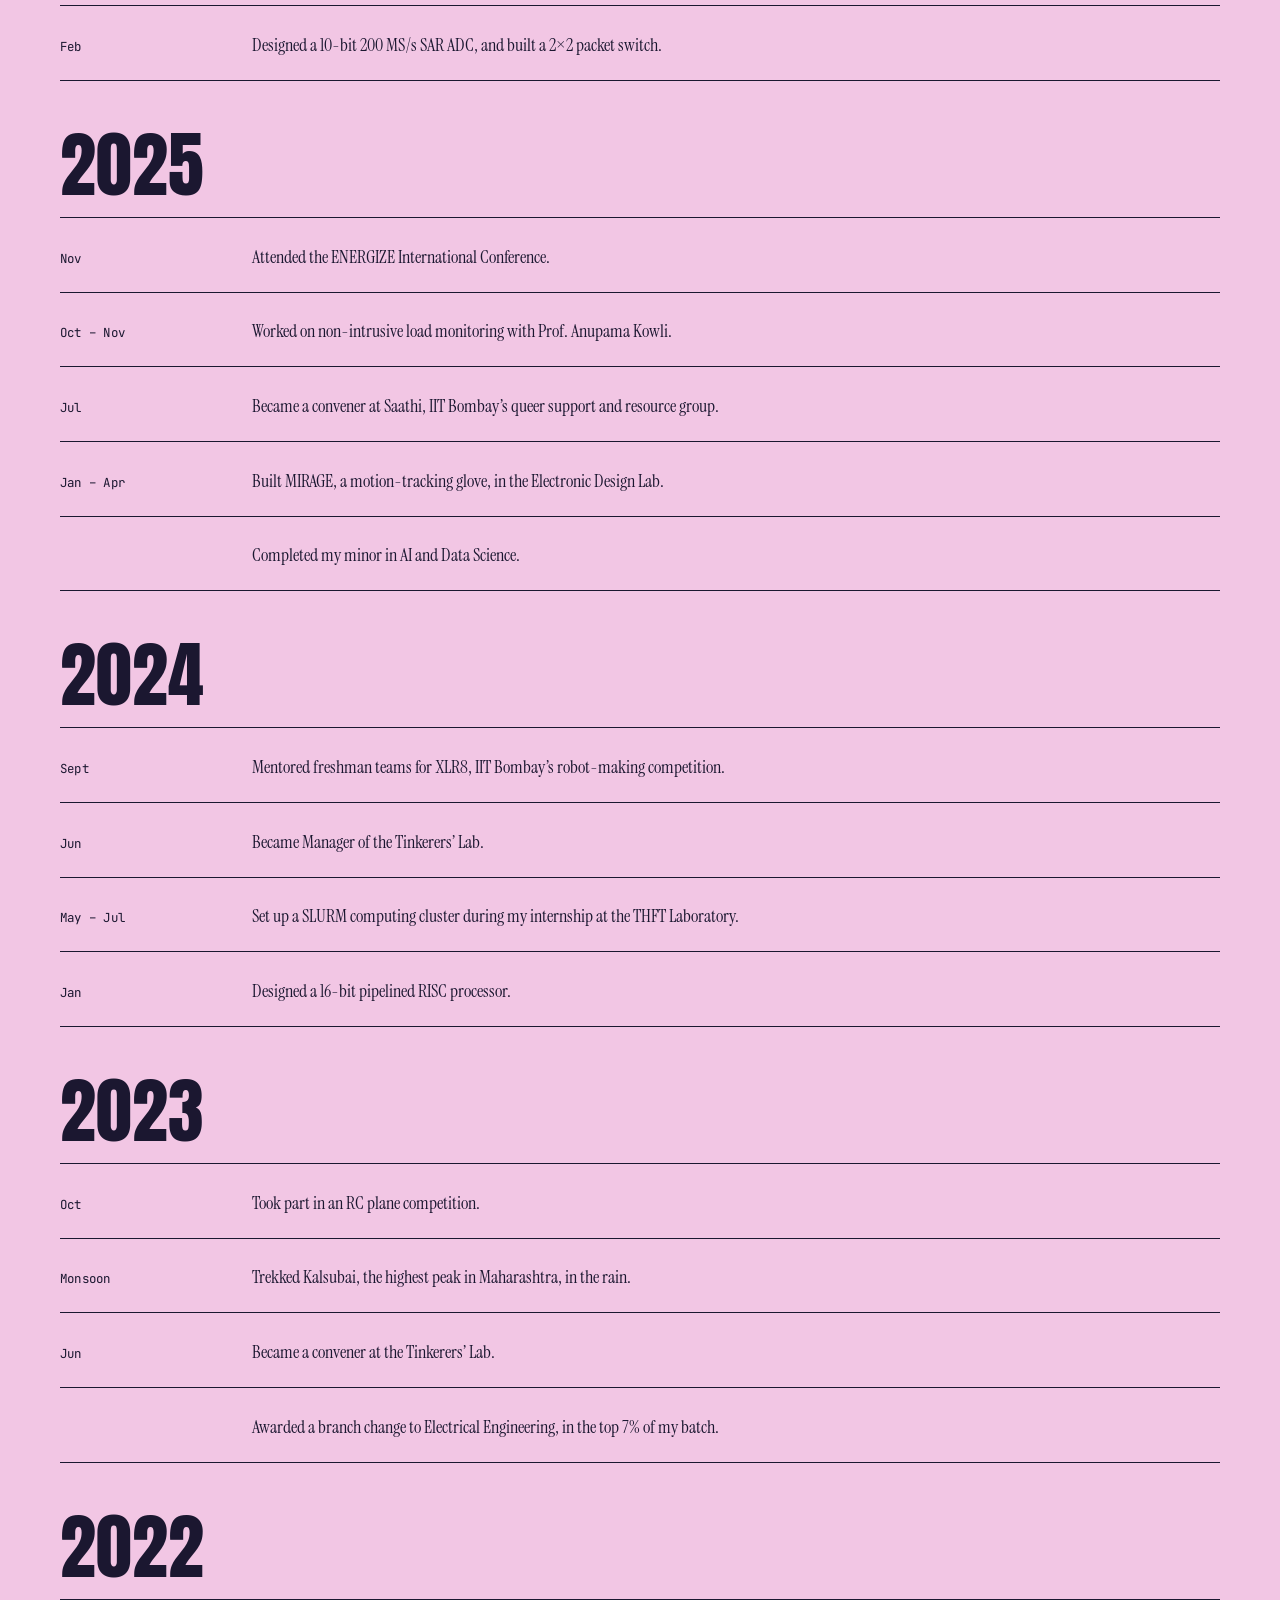
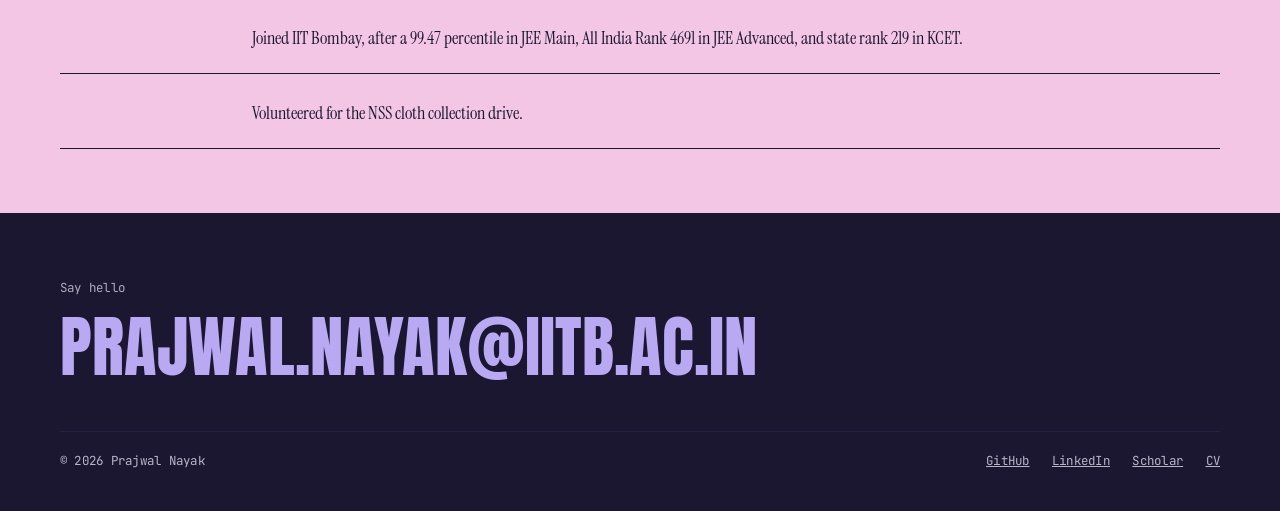
<file: journal.html>
<!DOCTYPE html>
<html lang="en">
<head>
<meta charset="utf-8">
<meta name="viewport" content="width=device-width, initial-scale=1, viewport-fit=cover">
<title>Journal · Prajwal Nayak</title>
<meta name="description" content="Life updates from Prajwal Nayak.">
<link rel="preconnect" href="https://fonts.googleapis.com">
<link rel="preconnect" href="https://fonts.gstatic.com" crossorigin>
<link href="https://fonts.googleapis.com/css2?family=Anton&family=Instrument+Serif:ital@0;1&family=JetBrains+Mono:wght@400;500&display=swap" rel="stylesheet">
<link rel="stylesheet" href="style.css">
</head>
<body>
<header class="top">
  <div class="inner bar mono">
    <a class="home" href="index.html">Prajwal Nayak / IIT Bombay</a>
    <nav aria-label="Main">
      <button class="menu-btn mono" type="button" aria-expanded="false" aria-controls="navlist">Menu</button>
      <ul class="navlist" id="navlist">
        <li><a href="index.html">Home</a></li>
        <li><a href="research.html">Research</a></li>
        <li><a href="projects.html">Projects</a></li>
        <li><a href="publications.html">Publications</a></li>
        <li><a href="blog.html">Blog</a></li>
        <li><a href="sketchbook.html">Sketchbook</a></li>
        <li><a href="journal.html" aria-current="page">Journal</a></li>
        <li><a href="about.html">About</a></li>
        <li><a href="cv.pdf">CV</a></li>
      </ul>
    </nav>
  </div>
</header>
<div class="title-band">
  <div class="inner">
    <h1 class="page-title split" data-split aria-label="Journal">Journal</h1>
    <p class="page-lede">Short updates on what I’m doing, what changed, and what’s next.</p>
  </div>
</div>
<main>
<section class="c-rose block" id="timeline" aria-labelledby="h-timeline">
  <div class="inner section-pad">
    <div class="sec-head"><h2 class="big" id="h-timeline">Timeline</h2><span class="mono">Newest first</span></div>
    <p class="year">2026</p>
    <ul class="rows" style="margin-top:1rem">
      <li><div class="r"><time class="mono">Oct</time><p style="color:var(--on-light)">Presented my first paper at EI.A 2026 in Beijing, and received a certificate of presentation.</p><span></span></div></li>
      <li><div class="r"><time class="mono">Oct</time><p style="color:var(--on-light)">Became Department Placement Coordinator for Dual Degree Electrical Engineering.</p><span></span></div></li>
      <li><div class="r"><time class="mono">Oct</time><p style="color:var(--on-light)">Ran an interactive freshers’ orientation for Saathi, which instantly brought in a bigger crowd. More people keep joining this year.</p><span></span></div></li>
      <li><div class="r"><time class="mono">Oct</time><p style="color:var(--on-light)">Started building tokenizers from scratch to study how fairly they treat English, Hindi, and Kannada.</p><span></span></div></li>
      <li><div class="r"><time class="mono">Oct</time><p style="color:var(--on-light)">Started applying for PhD positions.</p><span></span></div></li>
      <li><div class="r"><time class="mono">Sept</time><p style="color:var(--on-light)">Pushed for a change in GC101, the compulsory gender course.</p><span></span></div></li>
      <li><div class="r"><time class="mono">Aug – Sept</time><p style="color:var(--on-light)">Ran board game nights, movie nights, and hangouts to build the Saathi community.</p><span></span></div></li>
      <li><div class="r"><time class="mono">Aug</time><p style="color:var(--on-light)">Began working on strategyproof facility location with Prof. Swaprava Nath, and started TA-ing Communication Systems (EE341).</p><span></span></div></li>
      <li><div class="r"><time class="mono">Jul</time><p style="color:var(--on-light)">My first paper was accepted at EI.A 2026.</p><span></span></div></li>
      <li><div class="r"><time class="mono">May</time><p style="color:var(--on-light)">Became Overall Coordinator of Saathi.</p><span></span></div></li>
      <li><div class="r"><time class="mono">May – Jul</time><p style="color:var(--on-light)">Mentored student teams building an AI security agent for Seasons of Code 2026.</p><span></span></div></li>
      <li><div class="r"><time class="mono">Mar</time><p style="color:var(--on-light)">Started my Master’s thesis on ultra-low-bitrate neural speech codecs with Prof. Srikanth Chetupalli.</p><span></span></div></li>
      <li><div class="r"><time class="mono">Feb</time><p style="color:var(--on-light)">Designed a 10-bit 200 MS/s SAR ADC, and built a 2×2 packet switch.</p><span></span></div></li>
    </ul>
    <p class="year">2025</p>
    <ul class="rows" style="margin-top:1rem">
      <li><div class="r"><time class="mono">Nov</time><p style="color:var(--on-light)">Attended the ENERGIZE International Conference.</p><span></span></div></li>
      <li><div class="r"><time class="mono">Oct – Nov</time><p style="color:var(--on-light)">Worked on non-intrusive load monitoring with Prof. Anupama Kowli.</p><span></span></div></li>
      <li><div class="r"><time class="mono">Jul</time><p style="color:var(--on-light)">Became a convener at Saathi, IIT Bombay’s queer support and resource group.</p><span></span></div></li>
      <li><div class="r"><time class="mono">Jan – Apr</time><p style="color:var(--on-light)">Built MIRAGE, a motion-tracking glove, in the Electronic Design Lab.</p><span></span></div></li>
      <li><div class="r"><time class="mono"></time><p style="color:var(--on-light)">Completed my minor in AI and Data Science.</p><span></span></div></li>
    </ul>
    <p class="year">2024</p>
    <ul class="rows" style="margin-top:1rem">
      <li><div class="r"><time class="mono">Sept</time><p style="color:var(--on-light)">Mentored freshman teams for XLR8, IIT Bombay’s robot-making competition.</p><span></span></div></li>
      <li><div class="r"><time class="mono">Jun</time><p style="color:var(--on-light)">Became Manager of the Tinkerers’ Lab.</p><span></span></div></li>
      <li><div class="r"><time class="mono">May – Jul</time><p style="color:var(--on-light)">Set up a SLURM computing cluster during my internship at the THFT Laboratory.</p><span></span></div></li>
      <li><div class="r"><time class="mono">Jan</time><p style="color:var(--on-light)">Designed a 16-bit pipelined RISC processor.</p><span></span></div></li>
    </ul>
    <p class="year">2023</p>
    <ul class="rows" style="margin-top:1rem">
      <li><div class="r"><time class="mono">Oct</time><p style="color:var(--on-light)">Took part in an RC plane competition.</p><span></span></div></li>
      <li><div class="r"><time class="mono">Monsoon</time><p style="color:var(--on-light)">Trekked Kalsubai, the highest peak in Maharashtra, in the rain.</p><span></span></div></li>
      <li><div class="r"><time class="mono">Jun</time><p style="color:var(--on-light)">Became a convener at the Tinkerers’ Lab.</p><span></span></div></li>
      <li><div class="r"><time class="mono"></time><p style="color:var(--on-light)">Awarded a branch change to Electrical Engineering, in the top 7% of my batch.</p><span></span></div></li>
    </ul>
    <p class="year">2022</p>
    <ul class="rows" style="margin-top:1rem">
      <li><div class="r"><time class="mono"></time><p style="color:var(--on-light)">Joined IIT Bombay, after a 99.47 percentile in JEE Main, All India Rank 4691 in JEE Advanced, and state rank 219 in KCET.</p><span></span></div></li>
      <li><div class="r"><time class="mono"></time><p style="color:var(--on-light)">Volunteered for the NSS cloth collection drive.</p><span></span></div></li>
    </ul>
    <!-- TODO: add new entries at the top of the 2026 list. Rewrite any entry in your own voice. -->

  </div>
</section>

</main>
<footer class="foot">
  <div class="inner">
    <span class="mono" style="display:block;margin-bottom:1rem;opacity:.7">Say hello</span>
    <a class="mail" href="mailto:prajwal.nayak@iitb.ac.in">prajwal.nayak@iitb.ac.in</a>
    <div class="foot-row mono">
      <span>© 2026 Prajwal Nayak</span>
      <ul>
        <li><a href="https://github.com/Prajwalnayak2506">GitHub</a></li>
        <li><a href="https://www.linkedin.com/in/prajwal-nayak-iitb">LinkedIn</a></li>
        <li><a href="https://scholar.google.com/citations?hl=en&amp;user=1xWL8SQAAAAJ">Scholar</a></li>
        <li><a href="cv.pdf">CV</a></li>
      </ul>
    </div>
  </div>
</footer>
<script src="site.js"></script>
</body>
</html>
</file>
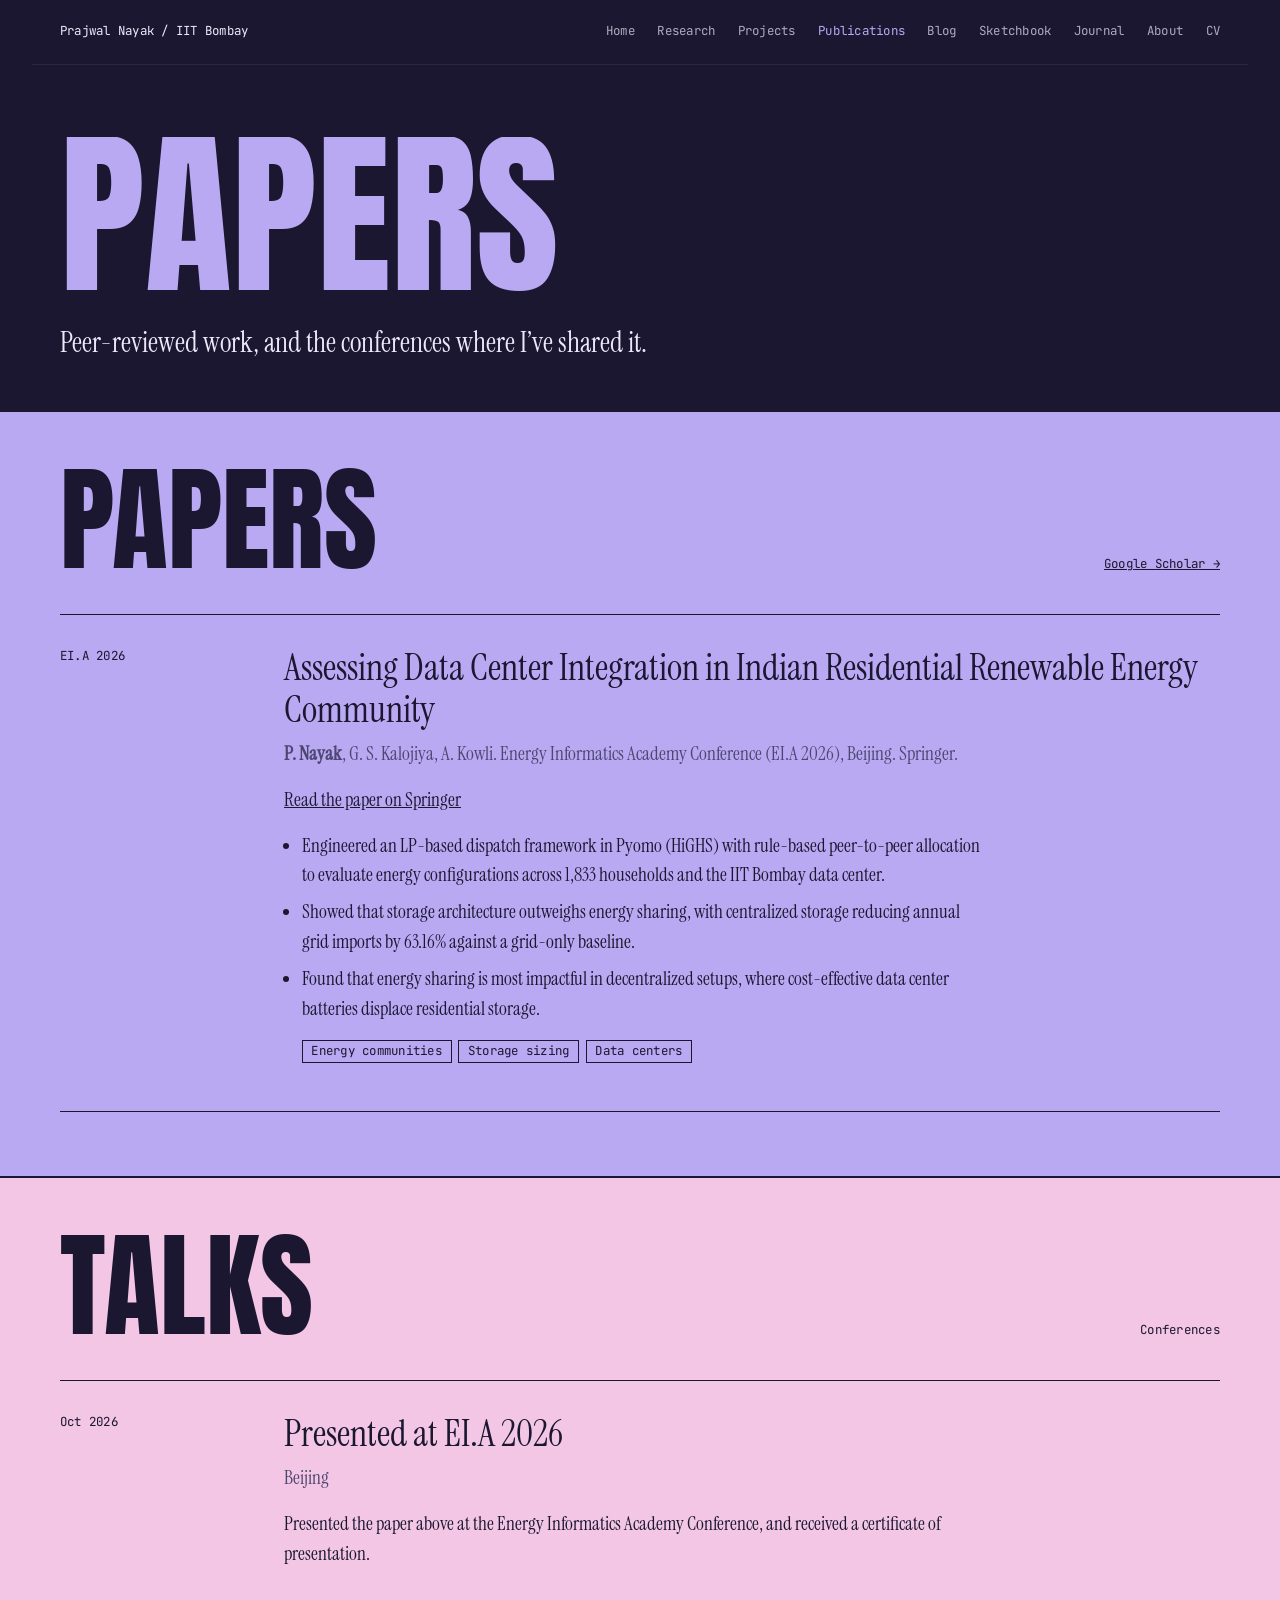
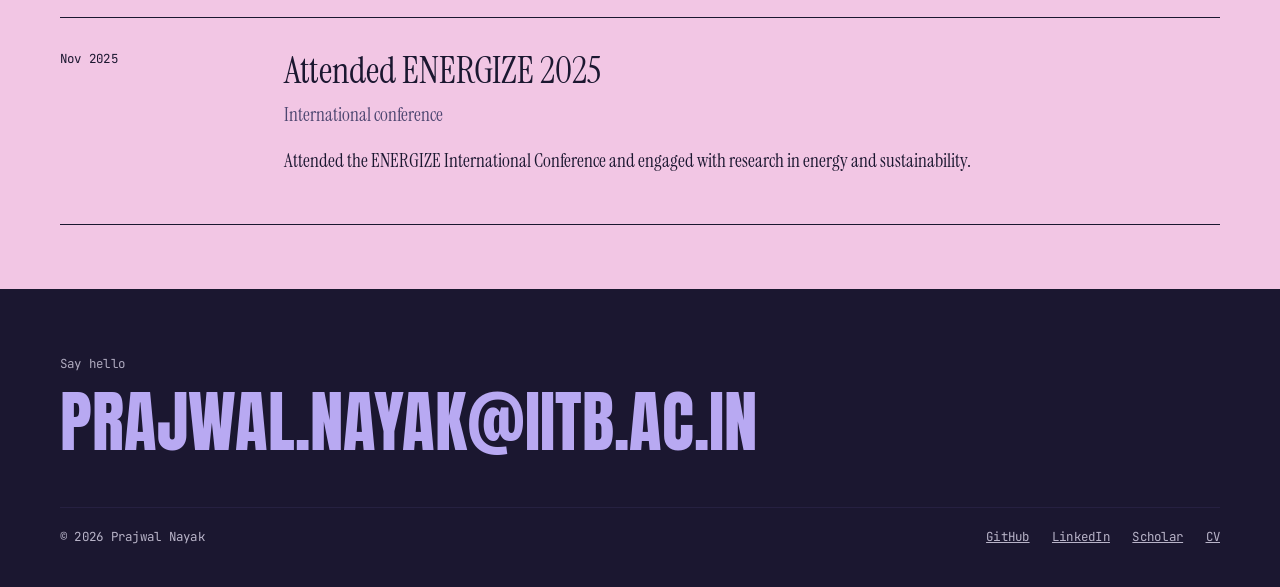
<file: publications.html>
<!DOCTYPE html>
<html lang="en">
<head>
<meta charset="utf-8">
<meta name="viewport" content="width=device-width, initial-scale=1, viewport-fit=cover">
<title>Publications · Prajwal Nayak</title>
<meta name="description" content="Publications by Prajwal Nayak.">
<link rel="preconnect" href="https://fonts.googleapis.com">
<link rel="preconnect" href="https://fonts.gstatic.com" crossorigin>
<link href="https://fonts.googleapis.com/css2?family=Anton&family=Instrument+Serif:ital@0;1&family=JetBrains+Mono:wght@400;500&display=swap" rel="stylesheet">
<link rel="stylesheet" href="style.css">
</head>
<body>
<header class="top">
  <div class="inner bar mono">
    <a class="home" href="index.html">Prajwal Nayak / IIT Bombay</a>
    <nav aria-label="Main">
      <button class="menu-btn mono" type="button" aria-expanded="false" aria-controls="navlist">Menu</button>
      <ul class="navlist" id="navlist">
        <li><a href="index.html">Home</a></li>
        <li><a href="research.html">Research</a></li>
        <li><a href="projects.html">Projects</a></li>
        <li><a href="publications.html" aria-current="page">Publications</a></li>
        <li><a href="blog.html">Blog</a></li>
        <li><a href="sketchbook.html">Sketchbook</a></li>
        <li><a href="journal.html">Journal</a></li>
        <li><a href="about.html">About</a></li>
        <li><a href="cv.pdf">CV</a></li>
      </ul>
    </nav>
  </div>
</header>
<div class="title-band">
  <div class="inner">
    <h1 class="page-title split" data-split aria-label="Papers">Papers</h1>
    <p class="page-lede">Peer-reviewed work, and the conferences where I’ve shared it.</p>
  </div>
</div>
<main>
<section class="c-lavender block" id="papers" aria-labelledby="h-papers">
  <div class="inner section-pad">
    <div class="sec-head"><h2 class="big" id="h-papers">Papers</h2><span class="mono"><a href="https://scholar.google.com/citations?hl=en&amp;user=1xWL8SQAAAAJ">Google Scholar →</a></span></div>
    <article class="detail">
      <span class="mono">EI.A 2026</span>
      <div>
        <h3>Assessing Data Center Integration in Indian Residential Renewable Energy Community</h3>
        <p class="who"><b>P. Nayak</b>, G. S. Kalojiya, A. Kowli. Energy Informatics Academy Conference (EI.A 2026), Beijing. Springer.</p>
        <p><a href="https://link.springer.com/chapter/10.1007/978-3-032-41864-7_10">Read the paper on Springer</a></p>
        <ul>
          <li>Engineered an LP-based dispatch framework in Pyomo (HiGHS) with rule-based peer-to-peer allocation to evaluate energy configurations across 1,833 households and the IIT Bombay data center.</li>
          <li>Showed that storage architecture outweighs energy sharing, with centralized storage reducing annual grid imports by 63.16% against a grid-only baseline.</li>
          <li>Found that energy sharing is most impactful in decentralized setups, where cost-effective data center batteries displace residential storage.</li>
        </ul>
        <ul class="tags mono"><li>Energy communities</li><li>Storage sizing</li><li>Data centers</li></ul>
      </div>
    </article>

  </div>
</section>
<section class="c-rose block" id="talks" aria-labelledby="h-talks">
  <div class="inner section-pad">
    <div class="sec-head"><h2 class="big" id="h-talks">Talks</h2><span class="mono">Conferences</span></div>
    <article class="detail">
      <span class="mono">Oct 2026</span>
      <div>
        <h3>Presented at EI.A 2026</h3>
        <p class="who">Beijing</p>
        <p>Presented the paper above at the Energy Informatics Academy Conference, and received a certificate of presentation.</p>
        
      </div>
    </article>
    <article class="detail">
      <span class="mono">Nov 2025</span>
      <div>
        <h3>Attended ENERGIZE 2025</h3>
        <p class="who">International conference</p>
        <p>Attended the ENERGIZE International Conference and engaged with research in energy and sustainability.</p>
        
      </div>
    </article>

  </div>
</section>

</main>
<footer class="foot">
  <div class="inner">
    <span class="mono" style="display:block;margin-bottom:1rem;opacity:.7">Say hello</span>
    <a class="mail" href="mailto:prajwal.nayak@iitb.ac.in">prajwal.nayak@iitb.ac.in</a>
    <div class="foot-row mono">
      <span>© 2026 Prajwal Nayak</span>
      <ul>
        <li><a href="https://github.com/Prajwalnayak2506">GitHub</a></li>
        <li><a href="https://www.linkedin.com/in/prajwal-nayak-iitb">LinkedIn</a></li>
        <li><a href="https://scholar.google.com/citations?hl=en&amp;user=1xWL8SQAAAAJ">Scholar</a></li>
        <li><a href="cv.pdf">CV</a></li>
      </ul>
    </div>
  </div>
</footer>
<script src="site.js"></script>
</body>
</html>
</file>
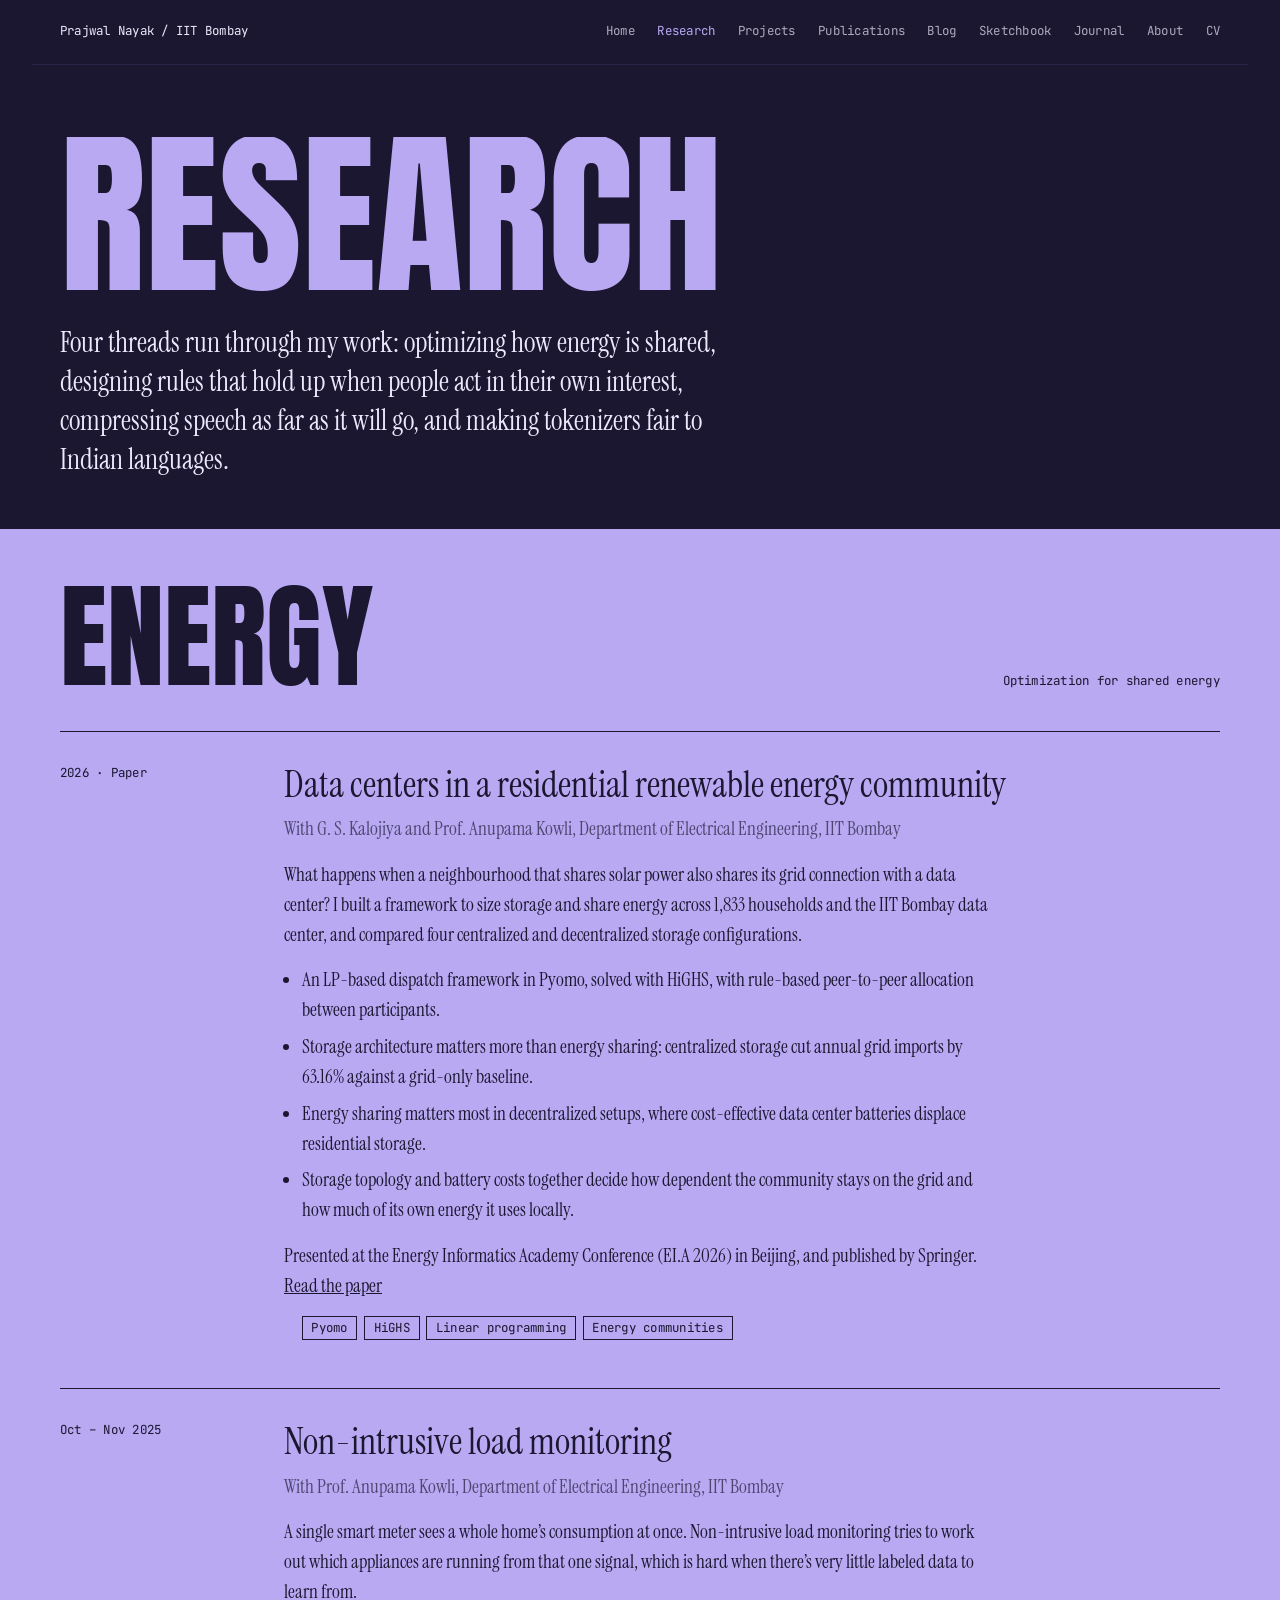
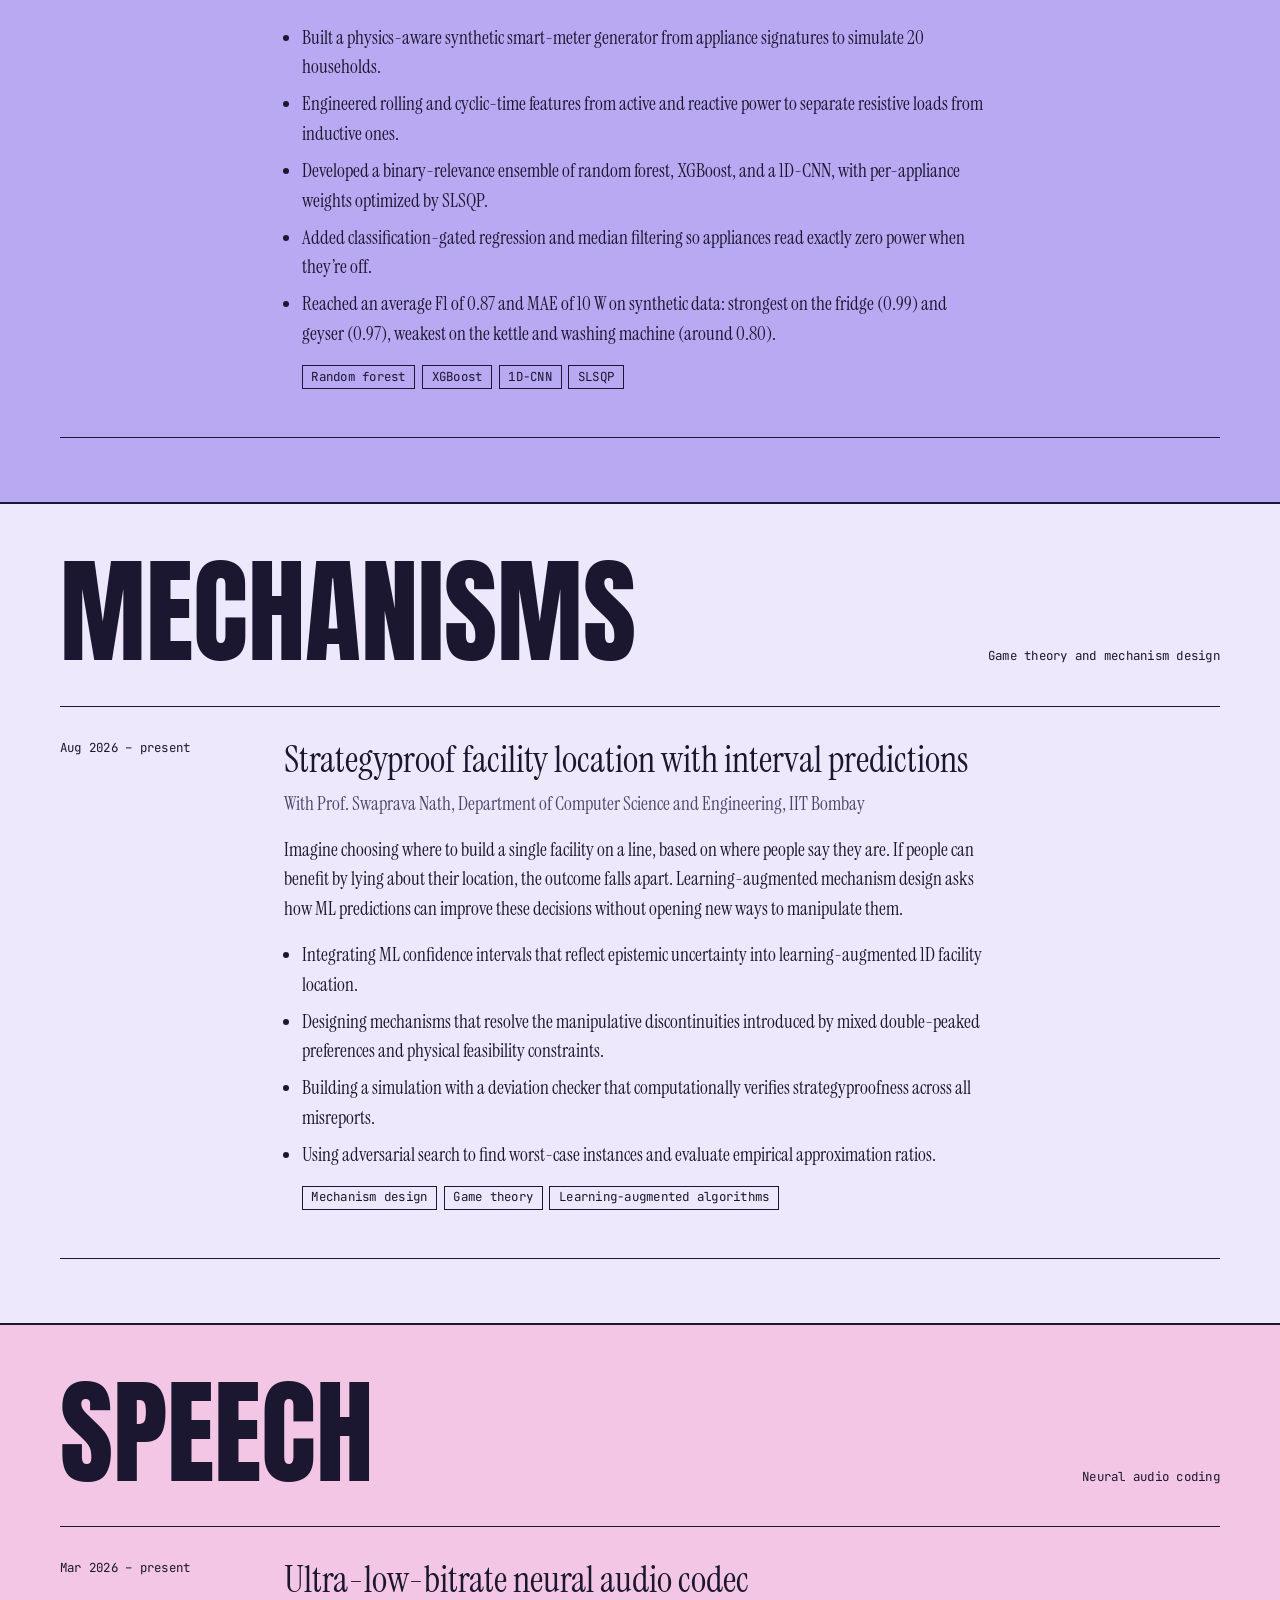
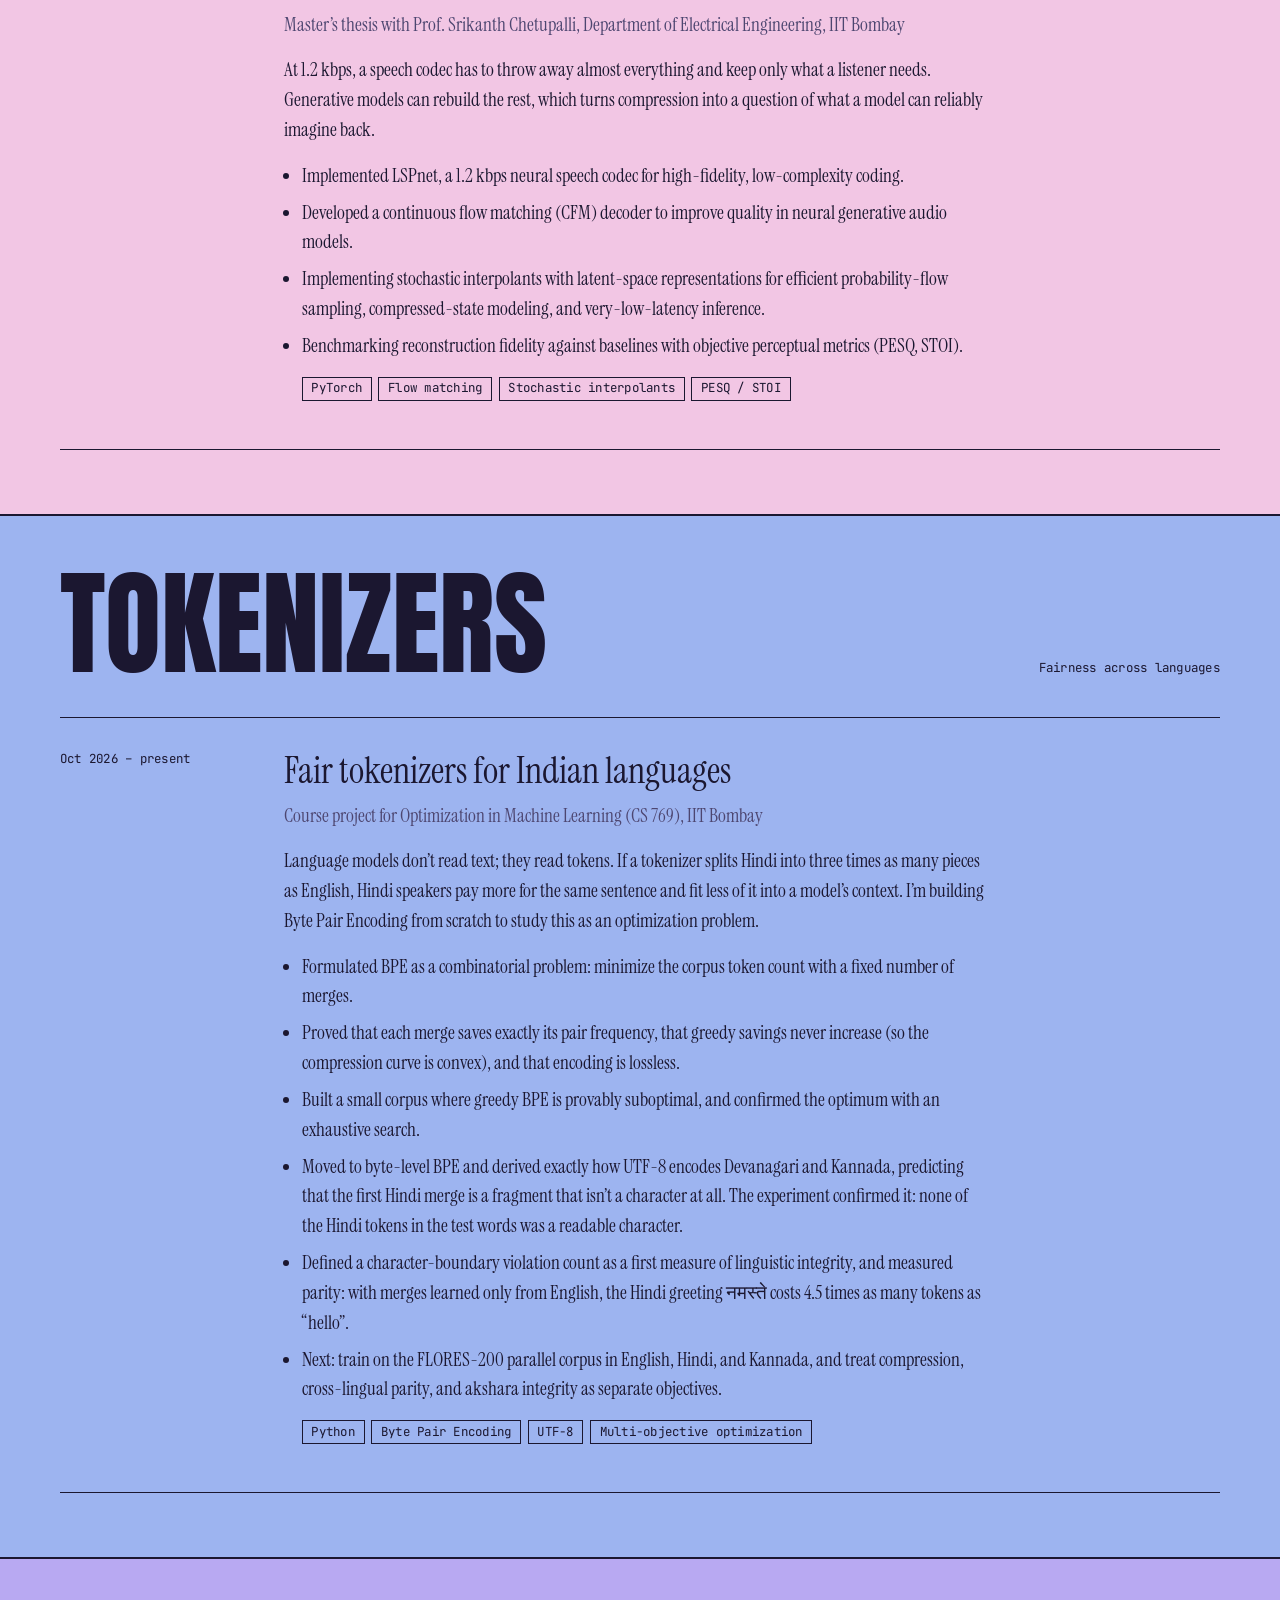
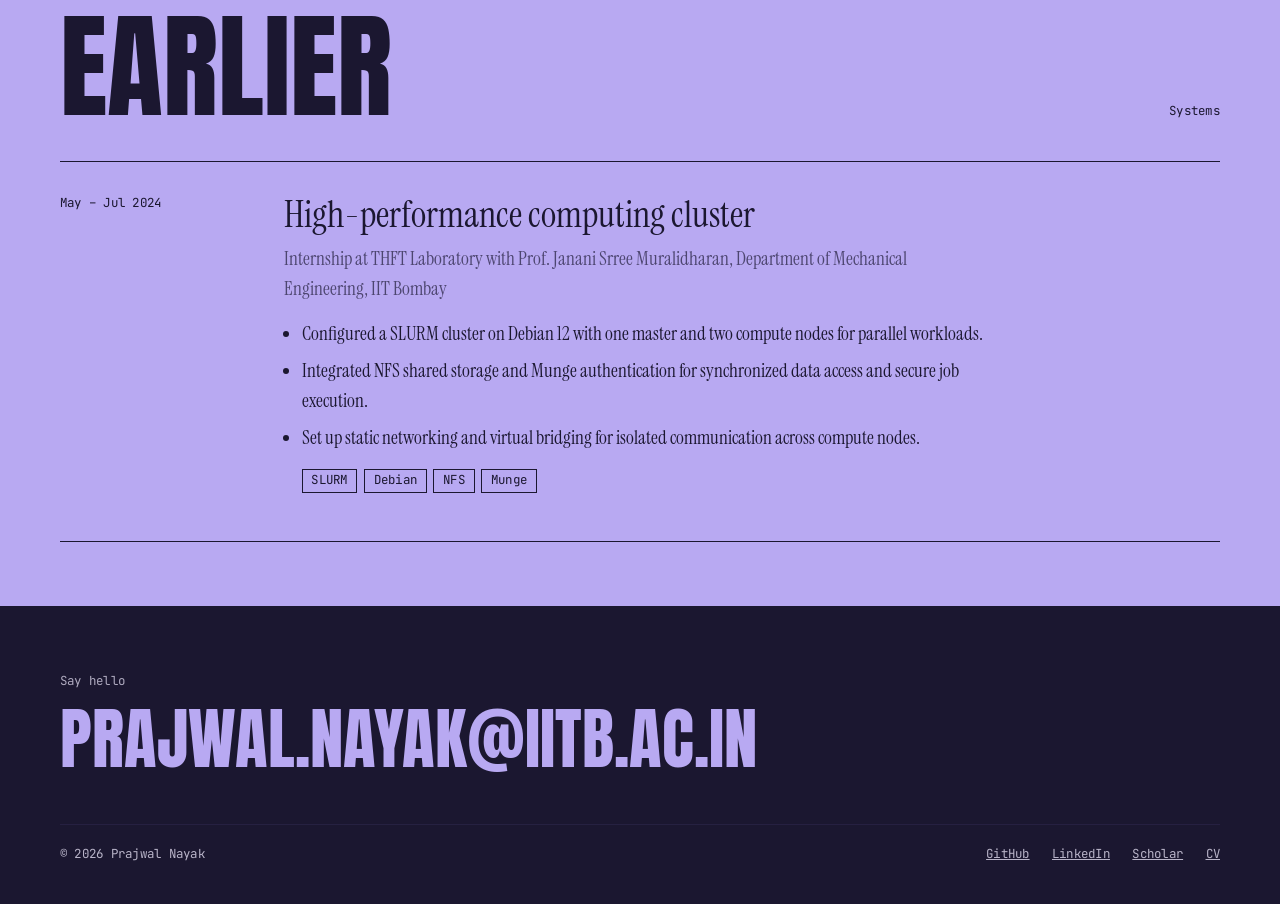
<file: research.html>
<!DOCTYPE html>
<html lang="en">
<head>
<meta charset="utf-8">
<meta name="viewport" content="width=device-width, initial-scale=1, viewport-fit=cover">
<title>Research · Prajwal Nayak</title>
<meta name="description" content="Research by Prajwal Nayak on energy communities, mechanism design and neural speech coding.">
<link rel="preconnect" href="https://fonts.googleapis.com">
<link rel="preconnect" href="https://fonts.gstatic.com" crossorigin>
<link href="https://fonts.googleapis.com/css2?family=Anton&family=Instrument+Serif:ital@0;1&family=JetBrains+Mono:wght@400;500&display=swap" rel="stylesheet">
<link rel="stylesheet" href="style.css">
</head>
<body>
<header class="top">
  <div class="inner bar mono">
    <a class="home" href="index.html">Prajwal Nayak / IIT Bombay</a>
    <nav aria-label="Main">
      <button class="menu-btn mono" type="button" aria-expanded="false" aria-controls="navlist">Menu</button>
      <ul class="navlist" id="navlist">
        <li><a href="index.html">Home</a></li>
        <li><a href="research.html" aria-current="page">Research</a></li>
        <li><a href="projects.html">Projects</a></li>
        <li><a href="publications.html">Publications</a></li>
        <li><a href="blog.html">Blog</a></li>
        <li><a href="sketchbook.html">Sketchbook</a></li>
        <li><a href="journal.html">Journal</a></li>
        <li><a href="about.html">About</a></li>
        <li><a href="cv.pdf">CV</a></li>
      </ul>
    </nav>
  </div>
</header>
<div class="title-band">
  <div class="inner">
    <h1 class="page-title split" data-split aria-label="Research">Research</h1>
    <p class="page-lede">Four threads run through my work: optimizing how energy is shared, designing rules that hold up when people act in their own interest, compressing speech as far as it will go, and making tokenizers fair to Indian languages.</p>
  </div>
</div>
<main>
<section class="c-lavender block" id="energy" aria-labelledby="h-energy">
  <div class="inner section-pad">
    <div class="sec-head"><h2 class="big" id="h-energy">Energy</h2><span class="mono">Optimization for shared energy</span></div>
    <article class="detail">
      <span class="mono">2026 · Paper</span>
      <div>
        <h3>Data centers in a residential renewable energy community</h3>
        <p class="who">With G. S. Kalojiya and Prof. Anupama Kowli, Department of Electrical Engineering, IIT Bombay</p>
        <p>What happens when a neighbourhood that shares solar power also shares its grid connection with a data center? I built a framework to size storage and share energy across 1,833 households and the IIT Bombay data center, and compared four centralized and decentralized storage configurations.</p>
        <ul>
          <li>An LP-based dispatch framework in Pyomo, solved with HiGHS, with rule-based peer-to-peer allocation between participants.</li>
          <li>Storage architecture matters more than energy sharing: centralized storage cut annual grid imports by 63.16% against a grid-only baseline.</li>
          <li>Energy sharing matters most in decentralized setups, where cost-effective data center batteries displace residential storage.</li>
          <li>Storage topology and battery costs together decide how dependent the community stays on the grid and how much of its own energy it uses locally.</li>
        </ul>
        <p>Presented at the Energy Informatics Academy Conference (EI.A 2026) in Beijing, and published by Springer. <a href="https://link.springer.com/chapter/10.1007/978-3-032-41864-7_10">Read the paper</a></p>
        <ul class="tags mono"><li>Pyomo</li><li>HiGHS</li><li>Linear programming</li><li>Energy communities</li></ul>
      </div>
    </article>
    <article class="detail">
      <span class="mono">Oct – Nov 2025</span>
      <div>
        <h3>Non-intrusive load monitoring</h3>
        <p class="who">With Prof. Anupama Kowli, Department of Electrical Engineering, IIT Bombay</p>
        <p>A single smart meter sees a whole home’s consumption at once. Non-intrusive load monitoring tries to work out which appliances are running from that one signal, which is hard when there’s very little labeled data to learn from.</p>
        <ul>
          <li>Built a physics-aware synthetic smart-meter generator from appliance signatures to simulate 20 households.</li>
          <li>Engineered rolling and cyclic-time features from active and reactive power to separate resistive loads from inductive ones.</li>
          <li>Developed a binary-relevance ensemble of random forest, XGBoost, and a 1D-CNN, with per-appliance weights optimized by SLSQP.</li>
          <li>Added classification-gated regression and median filtering so appliances read exactly zero power when they’re off.</li>
          <li>Reached an average F1 of 0.87 and MAE of 10 W on synthetic data: strongest on the fridge (0.99) and geyser (0.97), weakest on the kettle and washing machine (around 0.80).</li>
        </ul>
        <ul class="tags mono"><li>Random forest</li><li>XGBoost</li><li>1D-CNN</li><li>SLSQP</li></ul>
      </div>
    </article>

  </div>
</section>
<section class="c-lilac block" id="mechanisms" aria-labelledby="h-mechanisms">
  <div class="inner section-pad">
    <div class="sec-head"><h2 class="big" id="h-mechanisms">Mechanisms</h2><span class="mono">Game theory and mechanism design</span></div>
    <article class="detail">
      <span class="mono">Aug 2026 – present</span>
      <div>
        <h3>Strategyproof facility location with interval predictions</h3>
        <p class="who">With Prof. Swaprava Nath, Department of Computer Science and Engineering, IIT Bombay</p>
        <p>Imagine choosing where to build a single facility on a line, based on where people say they are. If people can benefit by lying about their location, the outcome falls apart. Learning-augmented mechanism design asks how ML predictions can improve these decisions without opening new ways to manipulate them.</p>
        <ul>
          <li>Integrating ML confidence intervals that reflect epistemic uncertainty into learning-augmented 1D facility location.</li>
          <li>Designing mechanisms that resolve the manipulative discontinuities introduced by mixed double-peaked preferences and physical feasibility constraints.</li>
          <li>Building a simulation with a deviation checker that computationally verifies strategyproofness across all misreports.</li>
          <li>Using adversarial search to find worst-case instances and evaluate empirical approximation ratios.</li>
        </ul>
        <ul class="tags mono"><li>Mechanism design</li><li>Game theory</li><li>Learning-augmented algorithms</li></ul>
      </div>
    </article>

  </div>
</section>
<section class="c-rose block" id="speech" aria-labelledby="h-speech">
  <div class="inner section-pad">
    <div class="sec-head"><h2 class="big" id="h-speech">Speech</h2><span class="mono">Neural audio coding</span></div>
    <article class="detail">
      <span class="mono">Mar 2026 – present</span>
      <div>
        <h3>Ultra-low-bitrate neural audio codec</h3>
        <p class="who">Master’s thesis with Prof. Srikanth Chetupalli, Department of Electrical Engineering, IIT Bombay</p>
        <p>At 1.2 kbps, a speech codec has to throw away almost everything and keep only what a listener needs. Generative models can rebuild the rest, which turns compression into a question of what a model can reliably imagine back.</p>
        <ul>
          <li>Implemented LSPnet, a 1.2 kbps neural speech codec for high-fidelity, low-complexity coding.</li>
          <li>Developed a continuous flow matching (CFM) decoder to improve quality in neural generative audio models.</li>
          <li>Implementing stochastic interpolants with latent-space representations for efficient probability-flow sampling, compressed-state modeling, and very-low-latency inference.</li>
          <li>Benchmarking reconstruction fidelity against baselines with objective perceptual metrics (PESQ, STOI).</li>
        </ul>
        <ul class="tags mono"><li>PyTorch</li><li>Flow matching</li><li>Stochastic interpolants</li><li>PESQ / STOI</li></ul>
      </div>
    </article>

  </div>
</section>
<section class="c-peri block" id="tokenizers" aria-labelledby="h-tokenizers">
  <div class="inner section-pad">
    <div class="sec-head"><h2 class="big" id="h-tokenizers">Tokenizers</h2><span class="mono">Fairness across languages</span></div>
    <article class="detail">
      <span class="mono">Oct 2026 – present</span>
      <div>
        <h3>Fair tokenizers for Indian languages</h3>
        <p class="who">Course project for Optimization in Machine Learning (CS 769), IIT Bombay</p>
        <p>Language models don’t read text; they read tokens. If a tokenizer splits Hindi into three times as many pieces as English, Hindi speakers pay more for the same sentence and fit less of it into a model’s context. I’m building Byte Pair Encoding from scratch to study this as an optimization problem.</p>
        <ul>
          <li>Formulated BPE as a combinatorial problem: minimize the corpus token count with a fixed number of merges.</li>
          <li>Proved that each merge saves exactly its pair frequency, that greedy savings never increase (so the compression curve is convex), and that encoding is lossless.</li>
          <li>Built a small corpus where greedy BPE is provably suboptimal, and confirmed the optimum with an exhaustive search.</li>
          <li>Moved to byte-level BPE and derived exactly how UTF-8 encodes Devanagari and Kannada, predicting that the first Hindi merge is a fragment that isn’t a character at all. The experiment confirmed it: none of the Hindi tokens in the test words was a readable character.</li>
          <li>Defined a character-boundary violation count as a first measure of linguistic integrity, and measured parity: with merges learned only from English, the Hindi greeting नमस्ते costs 4.5 times as many tokens as “hello”.</li>
          <li>Next: train on the FLORES-200 parallel corpus in English, Hindi, and Kannada, and treat compression, cross-lingual parity, and akshara integrity as separate objectives.</li>
        </ul>
        <ul class="tags mono"><li>Python</li><li>Byte Pair Encoding</li><li>UTF-8</li><li>Multi-objective optimization</li></ul>
      </div>
    </article>

  </div>
</section>
<section class="c-lavender block" id="earlier" aria-labelledby="h-earlier">
  <div class="inner section-pad">
    <div class="sec-head"><h2 class="big" id="h-earlier">Earlier</h2><span class="mono">Systems</span></div>
    <article class="detail">
      <span class="mono">May – Jul 2024</span>
      <div>
        <h3>High-performance computing cluster</h3>
        <p class="who">Internship at THFT Laboratory with Prof. Janani Srree Muralidharan, Department of Mechanical Engineering, IIT Bombay</p>
        <ul>
          <li>Configured a SLURM cluster on Debian 12 with one master and two compute nodes for parallel workloads.</li>
          <li>Integrated NFS shared storage and Munge authentication for synchronized data access and secure job execution.</li>
          <li>Set up static networking and virtual bridging for isolated communication across compute nodes.</li>
        </ul>
        <ul class="tags mono"><li>SLURM</li><li>Debian</li><li>NFS</li><li>Munge</li></ul>
      </div>
    </article>

  </div>
</section>

</main>
<footer class="foot">
  <div class="inner">
    <span class="mono" style="display:block;margin-bottom:1rem;opacity:.7">Say hello</span>
    <a class="mail" href="mailto:prajwal.nayak@iitb.ac.in">prajwal.nayak@iitb.ac.in</a>
    <div class="foot-row mono">
      <span>© 2026 Prajwal Nayak</span>
      <ul>
        <li><a href="https://github.com/Prajwalnayak2506">GitHub</a></li>
        <li><a href="https://www.linkedin.com/in/prajwal-nayak-iitb">LinkedIn</a></li>
        <li><a href="https://scholar.google.com/citations?hl=en&amp;user=1xWL8SQAAAAJ">Scholar</a></li>
        <li><a href="cv.pdf">CV</a></li>
      </ul>
    </div>
  </div>
</footer>
<script src="site.js"></script>
</body>
</html>
</file>
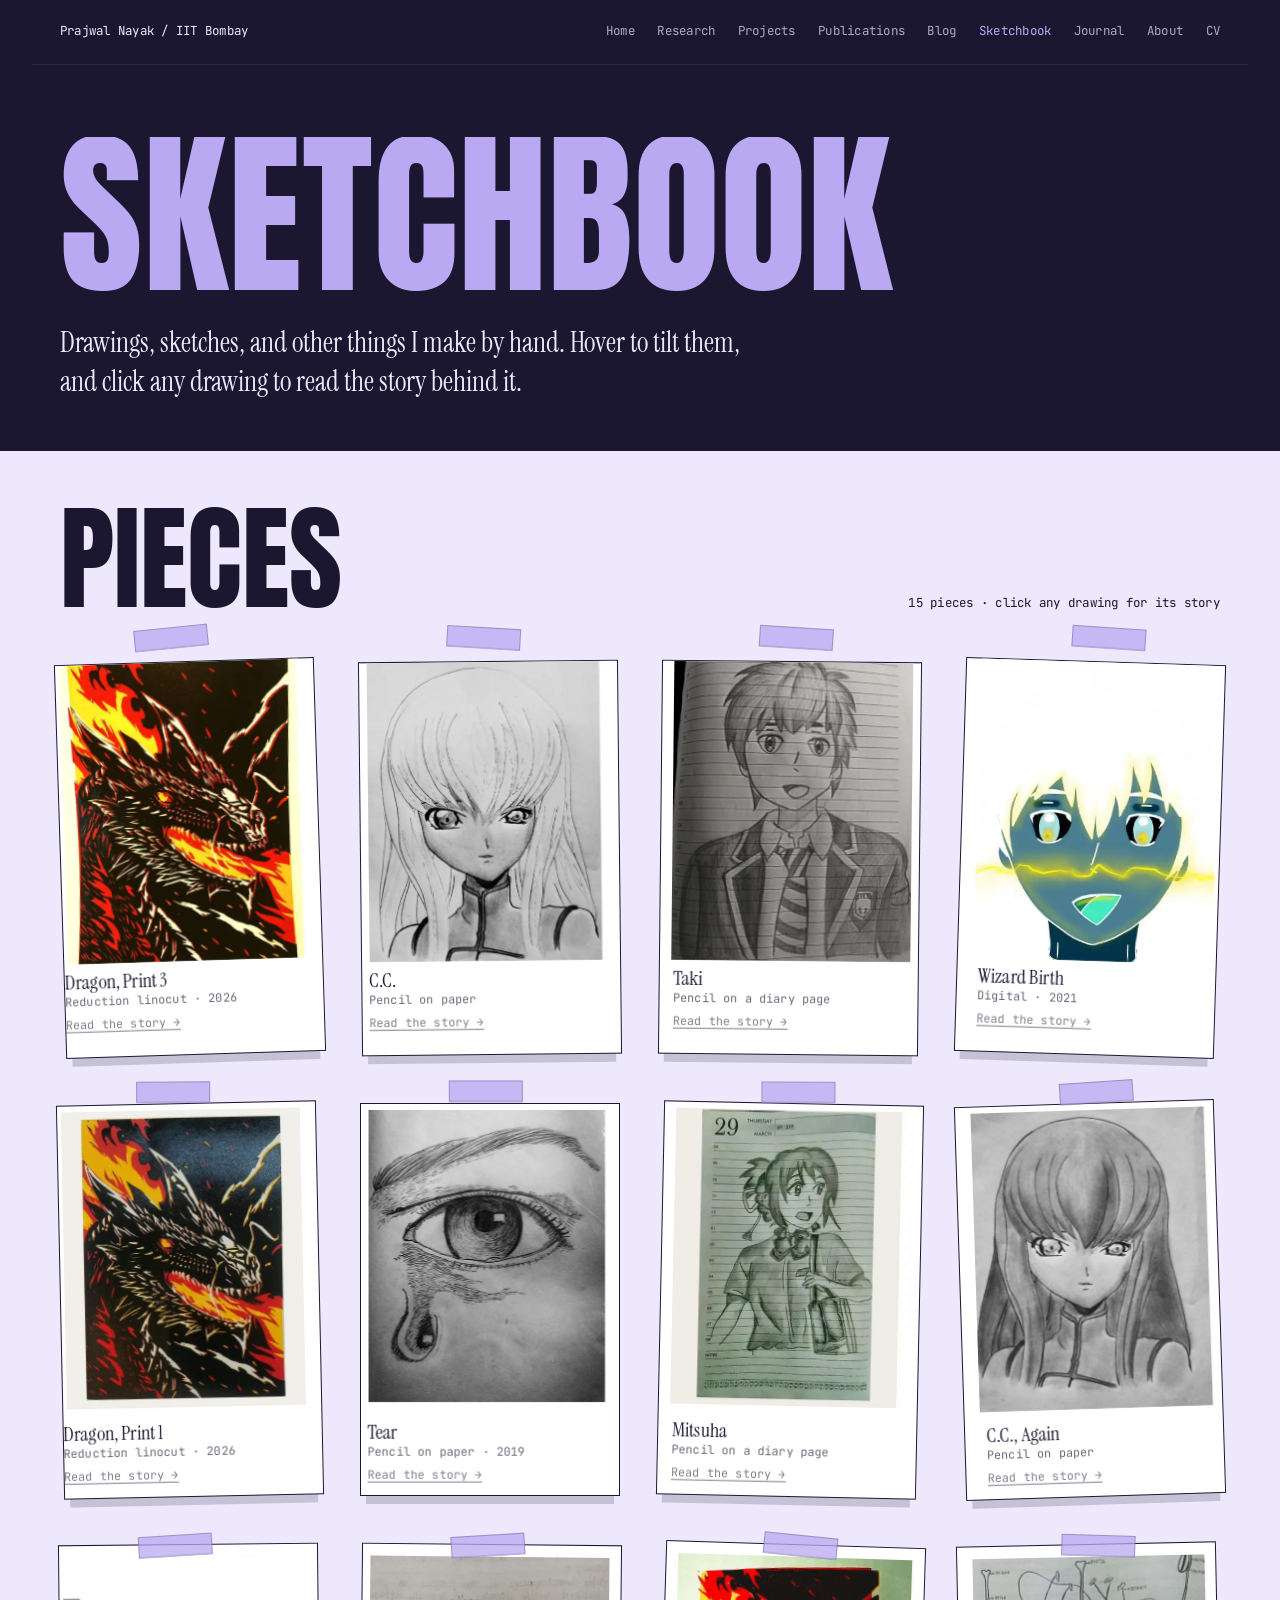
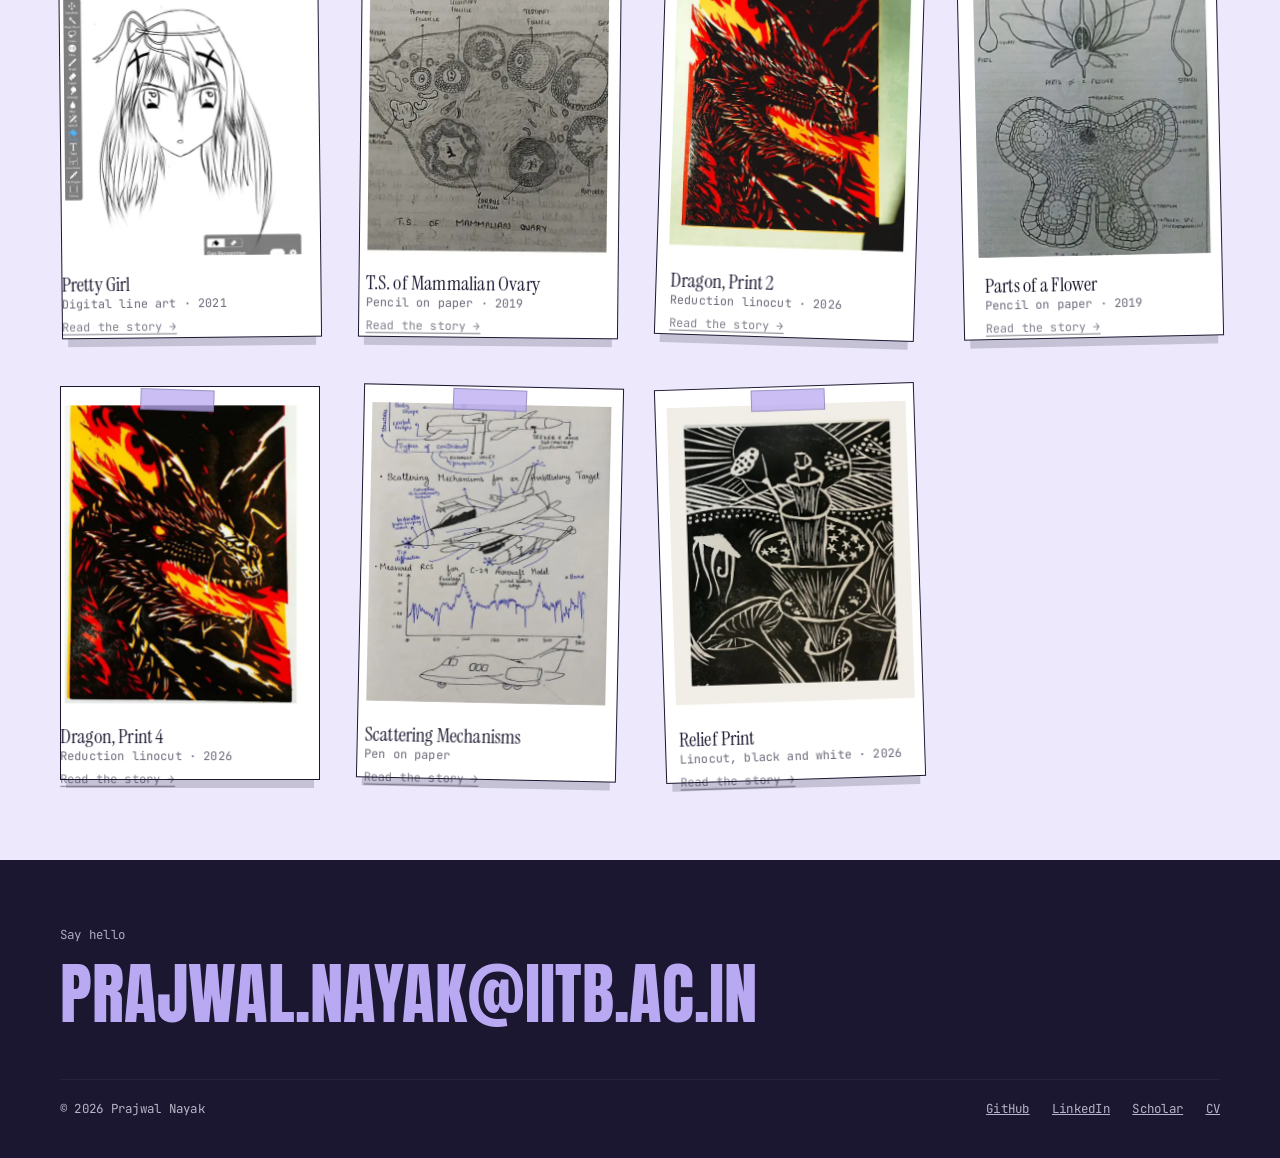
<file: sketchbook.html>
<!DOCTYPE html>
<html lang="en">
<head>
<meta charset="utf-8">
<meta name="viewport" content="width=device-width, initial-scale=1, viewport-fit=cover">
<title>Sketchbook · Prajwal Nayak</title>
<meta name="description" content="Drawings, sketches and the stories behind them, by Prajwal Nayak.">
<link rel="preconnect" href="https://fonts.googleapis.com">
<link rel="preconnect" href="https://fonts.gstatic.com" crossorigin>
<link href="https://fonts.googleapis.com/css2?family=Anton&family=Instrument+Serif:ital@0;1&family=JetBrains+Mono:wght@400;500&display=swap" rel="stylesheet">
<link rel="stylesheet" href="style.css">
</head>
<body>
<header class="top">
  <div class="inner bar mono">
    <a class="home" href="index.html">Prajwal Nayak / IIT Bombay</a>
    <nav aria-label="Main">
      <button class="menu-btn mono" type="button" aria-expanded="false" aria-controls="navlist">Menu</button>
      <ul class="navlist" id="navlist">
        <li><a href="index.html">Home</a></li>
        <li><a href="research.html">Research</a></li>
        <li><a href="projects.html">Projects</a></li>
        <li><a href="publications.html">Publications</a></li>
        <li><a href="blog.html">Blog</a></li>
        <li><a href="sketchbook.html" aria-current="page">Sketchbook</a></li>
        <li><a href="journal.html">Journal</a></li>
        <li><a href="about.html">About</a></li>
        <li><a href="cv.pdf">CV</a></li>
      </ul>
    </nav>
  </div>
</header>
<div class="title-band">
  <div class="inner">
    <h1 class="page-title split" data-split aria-label="Sketchbook">Sketchbook</h1>
    <p class="page-lede">Drawings, sketches, and other things I make by hand. Hover to tilt them, and click any drawing to read the story behind it.</p>
  </div>
</div>
<main>
<section class="c-lilac block sk" aria-labelledby="h-pieces">
  <div class="inner section-pad">
    <div class="sec-head"><h2 class="big" id="h-pieces">Pieces</h2><span class="mono" id="sk-count"></span></div>
    <p class="empty" id="sk-status">Loading drawings…</p>
    <div class="sk-wall" id="sk-wall" hidden></div>
  </div>
</section>

<div class="sk-story" id="sk-story" role="dialog" aria-modal="true" aria-labelledby="sk-title" hidden>
  <div class="sk-story-inner">
    <figure class="sk-story-fig"><img id="sk-img" alt=""></figure>
    <div class="sk-story-text">
      <p class="mono" id="sk-meta"></p>
      <h2 id="sk-title"></h2>
      <div id="sk-text"></div>
      <div class="sk-nav mono">
        <button type="button" id="sk-prev">← Previous</button>
        <button type="button" id="sk-next">Next →</button>
        <button type="button" id="sk-close">Close ✕</button>
      </div>
    </div>
  </div>
</div>

</main>
<footer class="foot">
  <div class="inner">
    <span class="mono" style="display:block;margin-bottom:1rem;opacity:.7">Say hello</span>
    <a class="mail" href="mailto:prajwal.nayak@iitb.ac.in">prajwal.nayak@iitb.ac.in</a>
    <div class="foot-row mono">
      <span>© 2026 Prajwal Nayak</span>
      <ul>
        <li><a href="https://github.com/Prajwalnayak2506">GitHub</a></li>
        <li><a href="https://www.linkedin.com/in/prajwal-nayak-iitb">LinkedIn</a></li>
        <li><a href="https://scholar.google.com/citations?hl=en&amp;user=1xWL8SQAAAAJ">Scholar</a></li>
        <li><a href="cv.pdf">CV</a></li>
      </ul>
    </div>
  </div>
</footer>
<script src="site.js"></script>
<style>
  .sk-wall{display:grid;grid-template-columns:repeat(auto-fill,minmax(15rem,1fr));gap:3rem 2.5rem;padding:3rem 0 1rem;perspective:1100px}
  .sk-card{position:relative;display:block;width:100%;padding:0;border:0;background:none;cursor:pointer;text-align:left;color:inherit;
    transform-style:preserve-3d;transform:rotate(var(--r,0deg));transition:transform .5s cubic-bezier(.2,.8,.2,1)}
  .sk-frame{display:block;position:relative;background:#fff;border:1.5px solid var(--ink);padding:.7rem .7rem 0;transform-style:preserve-3d;
    box-shadow:0 14px 0 -6px rgba(27,23,48,.18);transition:box-shadow .4s}
  .sk-frame img{display:block;width:100%;height:auto;aspect-ratio:4/5;object-fit:cover;transform:translateZ(14px);background:var(--lilac)}
  .sk-cap{display:block;padding:.7rem .1rem .8rem;transform:translateZ(26px)}
  .sk-cap b{display:block;font-family:var(--serif);font-weight:400;font-size:1.25rem;line-height:1.2}
  .sk-meta{display:block;font-family:var(--mono);font-size:.72rem;opacity:.65}
  .sk-read{display:inline-block;margin-top:.45rem;font-family:var(--mono);font-size:.72rem;border-bottom:1.5px solid currentColor;opacity:.55;transition:opacity .25s}
  .sk-card:hover .sk-read,.sk-card:focus-visible .sk-read{opacity:1}
  @media (hover:none){.sk-read{opacity:.9}}
  #sk-img{transition:filter .35s}
  #sk-img.loading{filter:blur(6px)}
  .sk-glare{position:absolute;inset:0;pointer-events:none;opacity:0;transition:opacity .3s;
    background:radial-gradient(circle at var(--gx,50%) var(--gy,50%),rgba(255,255,255,.55),transparent 55%);transform:translateZ(28px)}
  .sk-card:hover .sk-frame,.sk-card:focus-visible .sk-frame{box-shadow:0 30px 30px -18px rgba(27,23,48,.45)}
  .sk-card:hover .sk-glare{opacity:1}
  .sk-tape{position:absolute;top:-.7rem;left:50%;width:4.5rem;height:1.3rem;margin-left:-2.25rem;background:rgba(184,169,242,.75);
    border:1px solid rgba(27,23,48,.25);transform:translateZ(30px) rotate(var(--t,-3deg))}
  @media (prefers-reduced-motion:reduce){.sk-card{transition:none}}

  .sk-story{position:fixed;inset:0;z-index:50;background:var(--ink);color:var(--lilac);overflow-y:auto}
  .sk-story-inner{max-width:76rem;margin:0 auto;padding:calc(2rem + env(safe-area-inset-top,0px)) 1.75rem calc(2rem + env(safe-area-inset-bottom,0px));
    display:grid;grid-template-columns:minmax(0,1.1fr) minmax(0,1fr);gap:3rem;align-items:center;min-height:100%}
  @media (max-width:52rem){.sk-story-inner{grid-template-columns:1fr;gap:1.5rem}}
  .sk-story-fig{margin:0;background:#fff;border:1.5px solid var(--lavender);padding:.8rem}
  .sk-story-fig img{display:block;width:100%;max-height:78vh;object-fit:contain}
  .sk-story-text h2{font-family:var(--display);font-weight:400;text-transform:uppercase;color:var(--lavender);font-size:clamp(2.4rem,6vw,4.5rem);line-height:.95;margin:.4rem 0 1.25rem}
  .sk-story-text p{font-size:1.2rem;line-height:1.6;margin:0 0 1rem}
  .sk-nav{display:flex;flex-wrap:wrap;gap:.6rem;margin-top:2rem}
  .sk-nav button{font:inherit;cursor:pointer;background:none;color:var(--lilac);border:1.5px solid var(--lavender);padding:.45rem .8rem}
  .sk-nav button:hover{background:var(--lavender);color:var(--ink)}
  body.sk-open{overflow:hidden}
</style>
<script>
(function(){
  // Everything loads from your own site (same folder), so there is no rate limit.
  // art/stories.json lists the drawings; art/thumbs/<name>.webp are small previews.
  var wall=document.getElementById("sk-wall"), status=document.getElementById("sk-status");
  var reduce=matchMedia("(prefers-reduced-motion: reduce)").matches, fine=matchMedia("(hover: hover) and (pointer: fine)").matches;
  var pieces=[], cur=0, lastFocus=null;
  var full=function(n){return "art/"+encodeURIComponent(n);};
  var thumb=function(n){return "art/thumbs/"+encodeURIComponent(n.replace(/\.[^.]+$/,""))+".webp";};

  function nice(n){return n.replace(/\.[^.]+$/,"").replace(/^\d{4}-\d{2}(-\d{2})?[-_]?/,"").replace(/[-_]+/g," ").replace(/\b\w/g,function(c){return c.toUpperCase();});}
  function niceDate(d){if(!d)return "";if(/^\d{4}$/.test(d))return d;var t=new Date(d+(d.length===7?"-01":"")+"T00:00:00");return isNaN(t)?d:t.toLocaleDateString("en-GB",{month:"long",year:"numeric"});}
  function preload(src){var i=new Image();i.decoding="async";i.src=src;return i;}

  fetch("art/stories.json",{cache:"no-cache"}).then(function(r){if(!r.ok)throw 0;return r.json();}).then(function(stories){
    var names=Object.keys(stories);
    if(!names.length){status.textContent="The first drawings are on their way.";return;}
    pieces=names.map(function(n){var s=stories[n]||{};return {name:n,full:full(n),thumb:thumb(n),title:s.title||nice(n),date:s.date||"",medium:s.medium||"",story:s.story||""};});
    for(var k=pieces.length-1;k>0;k--){var j=Math.floor(Math.random()*(k+1));var tmp=pieces[k];pieces[k]=pieces[j];pieces[j]=tmp;}
    pieces.forEach(function(p,i){
      var b=document.createElement("button"); b.type="button"; b.className="sk-card";
      b.style.setProperty("--r",(((i*37)%7)-3)*0.6+"deg"); b.style.setProperty("--t",(((i*53)%9)-4)+"deg");
      b.setAttribute("aria-label",p.title+": read the story");
      b.innerHTML='<span class="sk-frame"><span class="sk-tape"></span><img alt="" loading="'+(i<8?"eager":"lazy")+'" decoding="async" width="400" height="500"><span class="sk-cap"><b></b><span class="sk-meta"></span><span class="sk-read">Read the story →</span></span><span class="sk-glare"></span></span>';
      var img=b.querySelector("img"); img.alt=p.title;
      img.onerror=function(){img.onerror=null;img.src=p.full;};   // no thumbnail yet: use the full image
      img.src=p.thumb;
      b.querySelector("b").textContent=p.title;
      b.querySelector(".sk-meta").textContent=[p.medium,niceDate(p.date)].filter(Boolean).join(" · ");
      var warmed=false; function warm(){if(!warmed){warmed=true;preload(p.full);}}
      b.addEventListener("pointerenter",warm); b.addEventListener("focus",warm);
      if(fine&&!reduce){
        b.addEventListener("pointermove",function(e){
          var r=b.getBoundingClientRect(),x=(e.clientX-r.left)/r.width,y=(e.clientY-r.top)/r.height;
          b.style.transition="transform .08s linear";
          b.style.transform="rotateX("+((.5-y)*16)+"deg) rotateY("+((x-.5)*18)+"deg) translateZ(18px)";
          b.style.setProperty("--gx",x*100+"%"); b.style.setProperty("--gy",y*100+"%");
        });
        b.addEventListener("pointerleave",function(){b.style.transition="";b.style.transform="";});
      }
      b.addEventListener("click",function(){open(i);});
      wall.appendChild(b);
    });
    status.hidden=true; wall.hidden=false;
    document.getElementById("sk-count").textContent=pieces.length+(pieces.length===1?" piece":" pieces")+" · click any drawing for its story";
  }).catch(function(){status.textContent="Couldn’t load the drawings right now. Please refresh the page.";});

  var dlg=document.getElementById("sk-story"), big=document.getElementById("sk-img");
  function show(i){
    cur=(i+pieces.length)%pieces.length; var p=pieces[cur];
    big.classList.add("loading"); big.src=p.thumb; big.alt=p.title;   // small version first, sharp one swaps in
    var hi=preload(p.full); hi.onload=function(){if(pieces[cur]===p){big.src=p.full;big.classList.remove("loading");}};
    document.getElementById("sk-title").textContent=p.title;
    document.getElementById("sk-meta").textContent=[p.medium,niceDate(p.date)].filter(Boolean).join(" · ");
    var t=document.getElementById("sk-text"); t.innerHTML="";
    (p.story||"No story written for this one yet.").split(/\n\s*\n/).forEach(function(par){var el=document.createElement("p");el.textContent=par;t.appendChild(el);});
    preload(pieces[(cur+1)%pieces.length].full);
  }
  function open(i){lastFocus=document.activeElement;show(i);dlg.hidden=false;document.body.classList.add("sk-open");document.getElementById("sk-close").focus();}
  function close(){dlg.hidden=true;document.body.classList.remove("sk-open");if(lastFocus)lastFocus.focus();}
  document.getElementById("sk-close").addEventListener("click",close);
  document.getElementById("sk-prev").addEventListener("click",function(){show(cur-1);});
  document.getElementById("sk-next").addEventListener("click",function(){show(cur+1);});
  document.addEventListener("keydown",function(e){if(dlg.hidden)return;if(e.key==="Escape")close();if(e.key==="ArrowLeft")show(cur-1);if(e.key==="ArrowRight")show(cur+1);});
})();
</script>
</body>
</html>
</file>
<file: style.css>
:root{
  --ink:#1B1730; --ink-2:#2A2447;
  --lavender:#B8A9F2; --lilac:#EDE8FB; --peri:#9DB4F0; --rose:#F2C6E4;
  --on-light:#1B1730; --on-light-soft:#4D4670;
  --display:"Anton","Impact","Arial Narrow","Roboto Condensed","DejaVu Sans Condensed",sans-serif;
  --serif:"Instrument Serif","Iowan Old Style","Palatino Linotype",Georgia,serif;
  --mono:"JetBrains Mono","SFMono-Regular",Menlo,Consolas,monospace;
  color-scheme:light;
}
*,*::before,*::after{box-sizing:border-box}
:root{padding-top:env(safe-area-inset-top,0px);padding-bottom:env(safe-area-inset-bottom,0px);background:var(--ink)}
html{scroll-padding-top:env(safe-area-inset-top,0px)}
body{margin:0;font-family:var(--serif);font-size:1.2rem;line-height:1.55;color:var(--on-light);background:var(--lilac)}
a{color:inherit}
:focus-visible{outline:2px solid currentColor;outline-offset:4px}
.mono{font-family:var(--mono);font-size:.78rem;letter-spacing:.02em;line-height:1.5}
.inner{max-width:76rem;margin:0 auto;padding:0 1.75rem;width:100%}
.block{border-top:2px solid var(--ink)}

/* top bar */
.top{background:var(--ink);color:var(--lilac)}
.bar{display:flex;justify-content:space-between;align-items:center;gap:1rem;padding-top:1.4rem;padding-bottom:1.4rem;border-bottom:1px solid var(--ink-2);position:relative}
.bar .home{text-decoration:none}
.navlist{display:flex;gap:1.4rem;flex-wrap:wrap;list-style:none;margin:0;padding:0}
.navlist a{text-decoration:none;opacity:.7;transition:opacity .2s}
.navlist a:hover,.navlist a[aria-current="page"]{opacity:1}
.navlist a[aria-current="page"]{color:var(--lavender)}
.menu-btn{display:none;font:inherit;background:none;color:var(--lavender);border:1px solid var(--lavender);padding:.3rem .7rem;cursor:pointer}
@media (max-width:52rem){
  .menu-btn{display:inline-block}
  .navlist{display:none}
  .navlist.open{display:flex;position:absolute;left:0;right:0;top:100%;flex-direction:column;background:var(--ink);padding:1.25rem 1.75rem;gap:.8rem;z-index:5;border-bottom:2px solid var(--lavender)}
}

/* page title band */
.title-band{background:var(--ink);color:var(--lilac)}
.title-band .inner{padding-top:4.5rem;padding-bottom:3rem}
.page-title{font-family:var(--display);font-weight:400;text-transform:uppercase;color:var(--lavender);font-size:clamp(4rem,14vw,12.5rem);line-height:.86;margin:0;white-space:nowrap;overflow:hidden}
.page-lede{font-size:clamp(1.3rem,2.3vw,1.75rem);line-height:1.4;max-width:44rem;margin:2rem 0 0}
.split .ch{display:inline-block}
@media (prefers-reduced-motion:no-preference){
  .split .ch{transform:translateY(105%);animation:up .9s cubic-bezier(.2,.8,.2,1) forwards}
  @keyframes up{to{transform:none}}
}

/* section colours */
.c-lavender{background:var(--lavender)} .c-lilac{background:var(--lilac)}
.c-peri{background:var(--peri)} .c-rose{background:var(--rose)}
.sec-head{display:flex;justify-content:space-between;align-items:baseline;gap:1rem;flex-wrap:wrap;padding-top:3.5rem}
.big{font-family:var(--display);font-weight:400;text-transform:uppercase;font-size:clamp(3rem,9vw,7.5rem);line-height:.9;margin:0}
.section-pad{padding-bottom:4rem}

/* two-column detail layout: label left, content right */
.detail{display:grid;grid-template-columns:12rem minmax(0,1fr);gap:2rem;padding:2rem 0;border-top:1.5px solid var(--ink)}
.detail:first-of-type{margin-top:2.5rem}
.detail:last-child{border-bottom:1.5px solid var(--ink)}
@media (max-width:44rem){.detail{grid-template-columns:1fr;gap:.6rem}}
.detail h3{font-family:var(--serif);font-weight:400;font-size:clamp(1.6rem,3vw,2.3rem);line-height:1.15;margin:0 0 .5rem}
.detail .who{color:var(--on-light-soft);margin:0 0 1rem}
.detail p{max-width:44rem;margin:0 0 1rem}
.detail ul{max-width:44rem;margin:0 0 1rem;padding-left:1.1rem}
.detail li{margin-bottom:.45rem}
.tags{display:flex;flex-wrap:wrap;gap:.4rem;margin-top:.75rem;padding:0;list-style:none}
.tags li{border:1.5px solid var(--ink);padding:.1rem .55rem;margin:0}

/* row lists */
.rows{list-style:none;margin:2.5rem 0 0;padding:0}
.rows li{border-top:1.5px solid var(--ink)}
.rows li:last-child{border-bottom:1.5px solid var(--ink)}
.rows a,.rows .r{display:grid;grid-template-columns:10rem minmax(0,1fr) auto;gap:2rem;align-items:baseline;padding:1.3rem 0;text-decoration:none;transition:padding .25s}
.rows a:hover{padding-left:.75rem}
.rows h3{font-family:var(--serif);font-weight:400;font-size:clamp(1.5rem,2.8vw,2.1rem);line-height:1.15;margin:0}
.rows p{margin:.3rem 0 0;color:var(--on-light-soft);font-size:1.1rem}
.go{font-family:var(--mono);font-size:.78rem;opacity:.6}
.rows a:hover .go{opacity:1}
@media (max-width:44rem){.rows a,.rows .r{grid-template-columns:1fr;gap:.3rem}.go{display:none}}

/* filters */
.filters{display:flex;flex-wrap:wrap;gap:.5rem;margin-top:2rem}
.filters button{font-family:var(--mono);font-size:.78rem;cursor:pointer;background:transparent;color:var(--ink);border:1.5px solid var(--ink);padding:.4rem .8rem}
.filters button[aria-pressed="true"]{background:var(--ink);color:var(--lilac)}
[hidden]{display:none!important}

/* 3D viewer */
.viewer{display:grid;grid-template-columns:minmax(0,1fr) 16rem;gap:1.5rem;align-items:end;margin:1rem 0 1rem;max-width:52rem}
@media (max-width:44rem){.viewer{grid-template-columns:1fr}}
.viewer canvas{width:100%;aspect-ratio:4/3;display:block;border:1.5px solid var(--ink);background:var(--lilac);cursor:grab;touch-action:none}
.viewer canvas:active{cursor:grabbing}
.viewer label{display:block;margin-bottom:.5rem}
.viewer input{width:100%;accent-color:var(--ink)}
.viewer .hint{margin-top:.75rem;color:var(--on-light-soft)}

/* journal timeline */
.year{font-family:var(--display);font-size:clamp(2.5rem,6vw,4.5rem);line-height:1;margin:3rem 0 0;text-transform:uppercase}

/* empty state */
.empty{padding:2.5rem 0 0;max-width:40rem}

/* footer */
.foot{background:var(--ink);color:var(--lilac);border-top:2px solid var(--ink)}
.foot .inner{padding-top:4rem;padding-bottom:2.5rem}
.mail{font-family:var(--display);text-transform:uppercase;color:var(--lavender);text-decoration:none;font-size:clamp(1.6rem,5.2vw,4.6rem);line-height:1;display:inline-block;overflow-wrap:anywhere}
.mail:hover{color:var(--rose)}
.foot-row{display:flex;justify-content:space-between;flex-wrap:wrap;gap:1rem;margin-top:3rem;padding-top:1.25rem;border-top:1px solid var(--ink-2);opacity:.75}
.foot-row ul{display:flex;gap:1.4rem;list-style:none;margin:0;padding:0}

/* home hero */
.hero{background:var(--ink);color:var(--lilac);min-height:100vh;display:flex;flex-direction:column}
.hero-mid{flex:1;display:flex;align-items:flex-end}
.name{font-family:var(--display);font-weight:400;text-transform:uppercase;color:var(--lavender);font-size:clamp(4.5rem,15vw,14rem);line-height:.86;margin:0;padding-top:3rem;white-space:nowrap}
.name .line{display:block;overflow:hidden}
.hero-foot{padding-top:2rem;padding-bottom:2.5rem}
.tone-text{font-size:clamp(1.3rem,2.3vw,1.8rem);line-height:1.35;margin:0 0 2rem;max-width:56rem;min-height:5.4em}
.tone{border-top:1px solid var(--ink-2);padding-top:1.1rem}
.tone input{width:100%;accent-color:var(--lavender);cursor:pointer;margin:0;height:1.5rem}
.ends{display:grid;grid-template-columns:1fr 1fr 1fr;margin-top:.5rem;opacity:.75}
.ends span:nth-child(2){text-align:center}
.ends span:nth-child(3){text-align:right}
.name{cursor:default}
.strip{background:var(--peri);color:var(--ink);overflow:hidden;white-space:nowrap;border-top:2px solid var(--ink)}
.track{display:inline-flex;gap:3rem;padding:.85rem 0;font-family:var(--display);font-size:1.6rem;text-transform:uppercase}
.track span::after{content:"/";margin-left:3rem;opacity:.4}
@media (prefers-reduced-motion:no-preference){.track{animation:slide 38s linear infinite}@keyframes slide{to{transform:translateX(-50%)}}}
.paper{padding:2.5rem 0 4rem;display:grid;grid-template-columns:10rem minmax(0,1fr);gap:2rem}
@media (max-width:44rem){.paper{grid-template-columns:1fr;gap:.5rem}}
.paper h3{font-weight:400;font-size:clamp(1.7rem,3.2vw,2.5rem);line-height:1.15;margin:0 0 1rem;max-width:44rem}
.paper p{max-width:40rem;margin:0 0 1rem}
.paper .meta{color:var(--on-light-soft)}
.photo{float:right;width:13rem;margin:0 0 1rem 2rem;border:1.5px solid var(--ink)}
.photo img{display:block;width:100%;aspect-ratio:4/5;object-fit:cover}
@media (max-width:44rem){.photo{float:none;margin:0 0 1rem;width:10rem}}
</file>
